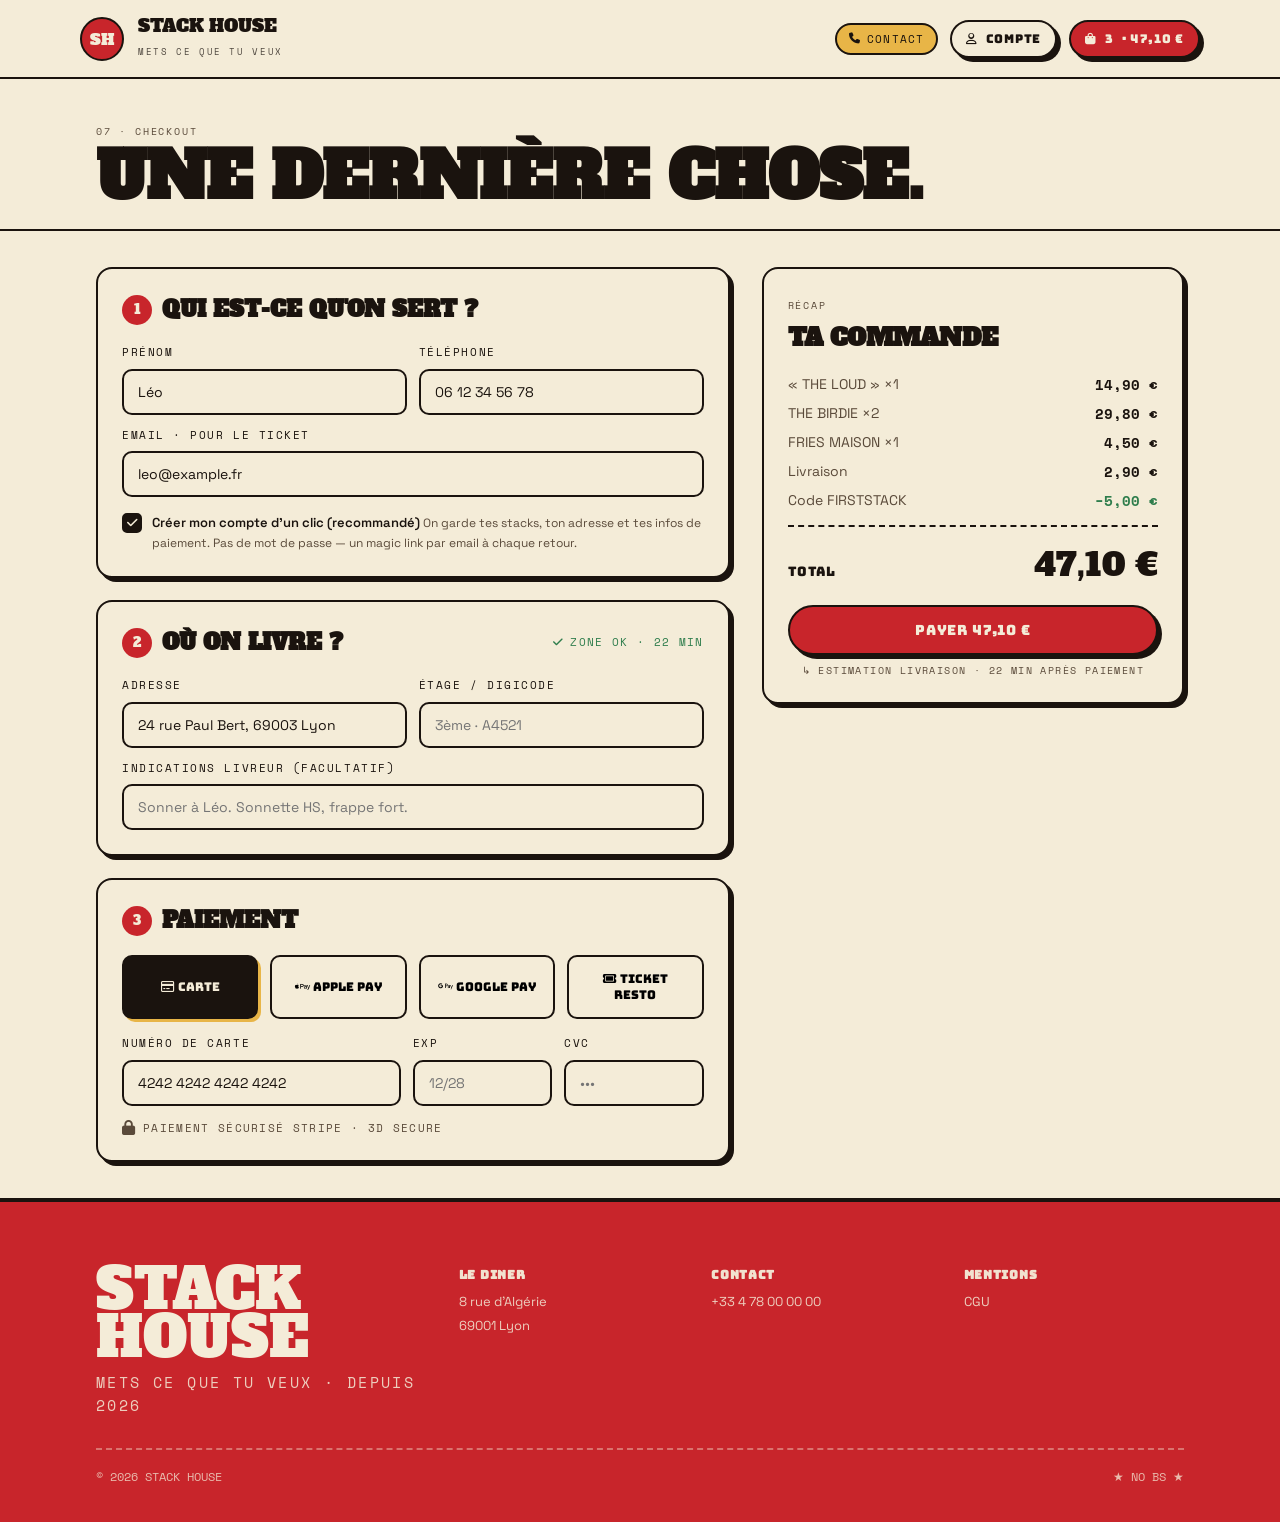
<file: checkout.html>
<!doctype html>
<html lang="fr">
<head>
  <meta charset="utf-8" />
  <meta name="viewport" content="width=device-width,initial-scale=1" />
  <title>Checkout — Stack House</title>
  <link rel="stylesheet" href="css/tokens.css" />
  <link rel="stylesheet" href="css/style.css" />
  <link rel="stylesheet" href="css/pages.css" />
  <link rel="stylesheet" href="https://cdnjs.cloudflare.com/ajax/libs/font-awesome/6.5.2/css/all.min.css" crossorigin="anonymous" referrerpolicy="no-referrer" />
</head>
<body>

  <nav class="sh-nav" aria-label="Navigation principale">
    <a class="sh-nav__brand" href="index.html" aria-label="Accueil Stack House">
      <span class="sh-nav__logo">SH</span>
      <span><span class="sh-nav__brand-text">STACK HOUSE</span><br/><span class="sh-nav__brand-sub">METS CE QUE TU VEUX</span></span>
    </a>
    <div class="sh-nav__cta">
      <button type="button" class="sh-contact-trigger sh-nav__cta-zone"><i class="fa-solid fa-phone"></i> CONTACT</button>
      <a href="compte.html" class="sh-btn sh-btn--sm sh-nav__cta-account"><i class="fa-regular fa-user"></i> COMPTE</a>
      <a href="panier.html" class="sh-btn sh-btn--sm sh-btn--primary"><i class="fa-solid fa-bag-shopping"></i> <span id="cartCount">3</span> · 47,10 €</a>
    </div>
  </nav>

  <section class="sh-wrap sh-banner">
    <span class="sh-tag">07 · CHECKOUT</span>
    <h1>UNE DERNIÈRE CHOSE.</h1>
  </section>

  <form class="sh-wrap sh-checkout-grid" novalidate onsubmit="event.preventDefault(); window.location.href='succes.html';">
    <div style="display:flex;flex-direction:column;gap:22px;">

      <!-- SECTION 1 — QUI -->
      <section class="sh-csection">
        <header class="sh-csection__head">
          <span class="sh-csection__num">1</span>
          <h2 class="sh-csection__t">QUI EST-CE QU'ON SERT ?</h2>
        </header>
        <div class="sh-form-grid sh-form-grid--2">
          <div><label class="sh-label">Prénom</label><input class="sh-input" type="text" value="Léo" autocomplete="given-name" /></div>
          <div><label class="sh-label">Téléphone</label><input class="sh-input" type="tel" value="06 12 34 56 78" autocomplete="tel" /></div>
          <div class="full"><label class="sh-label">Email · pour le ticket</label><input class="sh-input" type="email" value="leo@example.fr" autocomplete="email" /></div>
        </div>

        <label class="sh-check">
          <span class="sh-check__box"><i class="fa-solid fa-check"></i></span>
          <span>
            <span class="sh-check__t">Créer mon compte d'un clic (recommandé)</span>
            <span class="sh-check__d">On garde tes stacks, ton adresse et tes infos de paiement. Pas de mot de passe — un magic link par email à chaque retour.</span>
          </span>
        </label>
      </section>

      <!-- SECTION 2 — OÙ -->
      <section class="sh-csection">
        <header class="sh-csection__head" style="justify-content:space-between;">
          <div style="display:flex;align-items:center;gap:10px;">
            <span class="sh-csection__num">2</span>
            <h2 class="sh-csection__t">OÙ ON LIVRE ?</h2>
          </div>
          <span class="sh-inline-ok"><i class="fa-solid fa-check"></i> ZONE OK · 22 MIN</span>
        </header>
        <div class="sh-form-grid sh-form-grid--2">
          <div><label class="sh-label">Adresse</label><input class="sh-input" value="24 rue Paul Bert, 69003 Lyon" autocomplete="street-address" /></div>
          <div><label class="sh-label">Étage / digicode</label><input class="sh-input" placeholder="3ème · A4521" /></div>
          <div class="full"><label class="sh-label">Indications livreur (facultatif)</label><input class="sh-input" placeholder="Sonner à Léo. Sonnette HS, frappe fort." /></div>
        </div>
      </section>

      <!-- SECTION 3 — PAIEMENT -->
      <section class="sh-csection">
        <header class="sh-csection__head">
          <span class="sh-csection__num">3</span>
          <h2 class="sh-csection__t">PAIEMENT</h2>
        </header>
        <div class="sh-form-grid sh-form-grid--4">
          <button type="button" class="sh-paychoice is-active"><i class="fa-regular fa-credit-card"></i> CARTE</button>
          <button type="button" class="sh-paychoice"><i class="fa-brands fa-apple-pay"></i> APPLE PAY</button>
          <button type="button" class="sh-paychoice"><i class="fa-brands fa-google-pay"></i> GOOGLE PAY</button>
          <button type="button" class="sh-paychoice"><i class="fa-solid fa-ticket"></i> TICKET RESTO</button>
        </div>

        <div class="sh-form-grid sh-form-grid--3" style="margin-top:16px;">
          <div><label class="sh-label">Numéro de carte</label><input class="sh-input" value="4242 4242 4242 4242" inputmode="numeric" /></div>
          <div><label class="sh-label">Exp</label><input class="sh-input" placeholder="12/28" inputmode="numeric" /></div>
          <div><label class="sh-label">CVC</label><input class="sh-input" placeholder="•••" inputmode="numeric" /></div>
        </div>

        <div style="display:flex;align-items:center;gap:8px;margin-top:14px;color:var(--sh-text-muted);">
          <i class="fa-solid fa-lock"></i>
          <span class="sh-mono" style="font-size:11px;letter-spacing:.12em;">PAIEMENT SÉCURISÉ STRIPE · 3D SECURE</span>
        </div>
      </section>
    </div>

    <!-- SUMMARY -->
    <aside>
      <div class="sh-card sh-summary">
        <span class="sh-tag">RÉCAP</span>
        <h2 class="sh-summary__title" style="font-size:24px;">TA COMMANDE</h2>

        <div class="sh-summary__rows">
          <div><span class="k">« THE LOUD » ×1</span><span class="v">14,90 €</span></div>
          <div><span class="k">THE BIRDIE ×2</span><span class="v">29,80 €</span></div>
          <div><span class="k">FRIES MAISON ×1</span><span class="v">4,50 €</span></div>
          <div><span class="k">Livraison</span><span class="v">2,90 €</span></div>
          <div><span class="k">Code FIRSTSTACK</span><span class="v" style="color:var(--sh-success)">−5,00 €</span></div>
        </div>
        <hr class="sh-hr-dashed" style="margin:14px 0;" />
        <div class="sh-summary__total">
          <span class="sh-bungee" style="font-size:13px;">TOTAL</span>
          <span class="num" style="font-size:32px;">47,10 €</span>
        </div>

        <button type="submit" class="sh-btn sh-btn--primary sh-btn--block" style="margin-top:16px;padding:14px;">PAYER 47,10 €</button>
        <p class="sh-mono" style="font-size:10px;letter-spacing:.14em;color:var(--sh-text-muted);text-align:center;margin:8px 0 0;">↳ ESTIMATION LIVRAISON · 22 MIN APRÈS PAIEMENT</p>
      </div>
    </aside>
  </form>

  <footer class="sh-footer">
    <div class="sh-footer__grid">
      <div><a class="sh-footer__logo" href="index.html" aria-label="Retour à l'accueil">STACK<br/>HOUSE</a><div class="sh-mono" style="margin-top:8px;letter-spacing:.16em;opacity:.85;">METS CE QUE TU VEUX · DEPUIS 2026</div></div>
      <div><h4>LE DINER</h4><ul><li>8 rue d'Algérie</li><li>69001 Lyon</li></ul></div>
      <div><h4>CONTACT</h4><ul><li>+33 4 78 00 00 00</li></ul></div>
      <div><h4>MENTIONS</h4><ul><li><a href="#">CGU</a></li></ul></div>
    </div>
    <hr class="sh-hr-dashed" style="border-color:var(--sh-cream);opacity:.4;margin:32px 0 18px;" />
    <div class="sh-footer__bottom"><span>© 2026 STACK HOUSE</span><span>★ NO BS ★</span></div>
  </footer>

  <script src="js/nav.js" defer></script>
  <script src="js/contact.js" defer></script>
  <script>
    // Active la pastille de mode de paiement
    document.querySelectorAll('.sh-paychoice').forEach((b) => {
      b.addEventListener('click', () => {
        document.querySelectorAll('.sh-paychoice').forEach(x => x.classList.remove('is-active'));
        b.classList.add('is-active');
      });
    });
  </script>
</body>
</html>
</file>
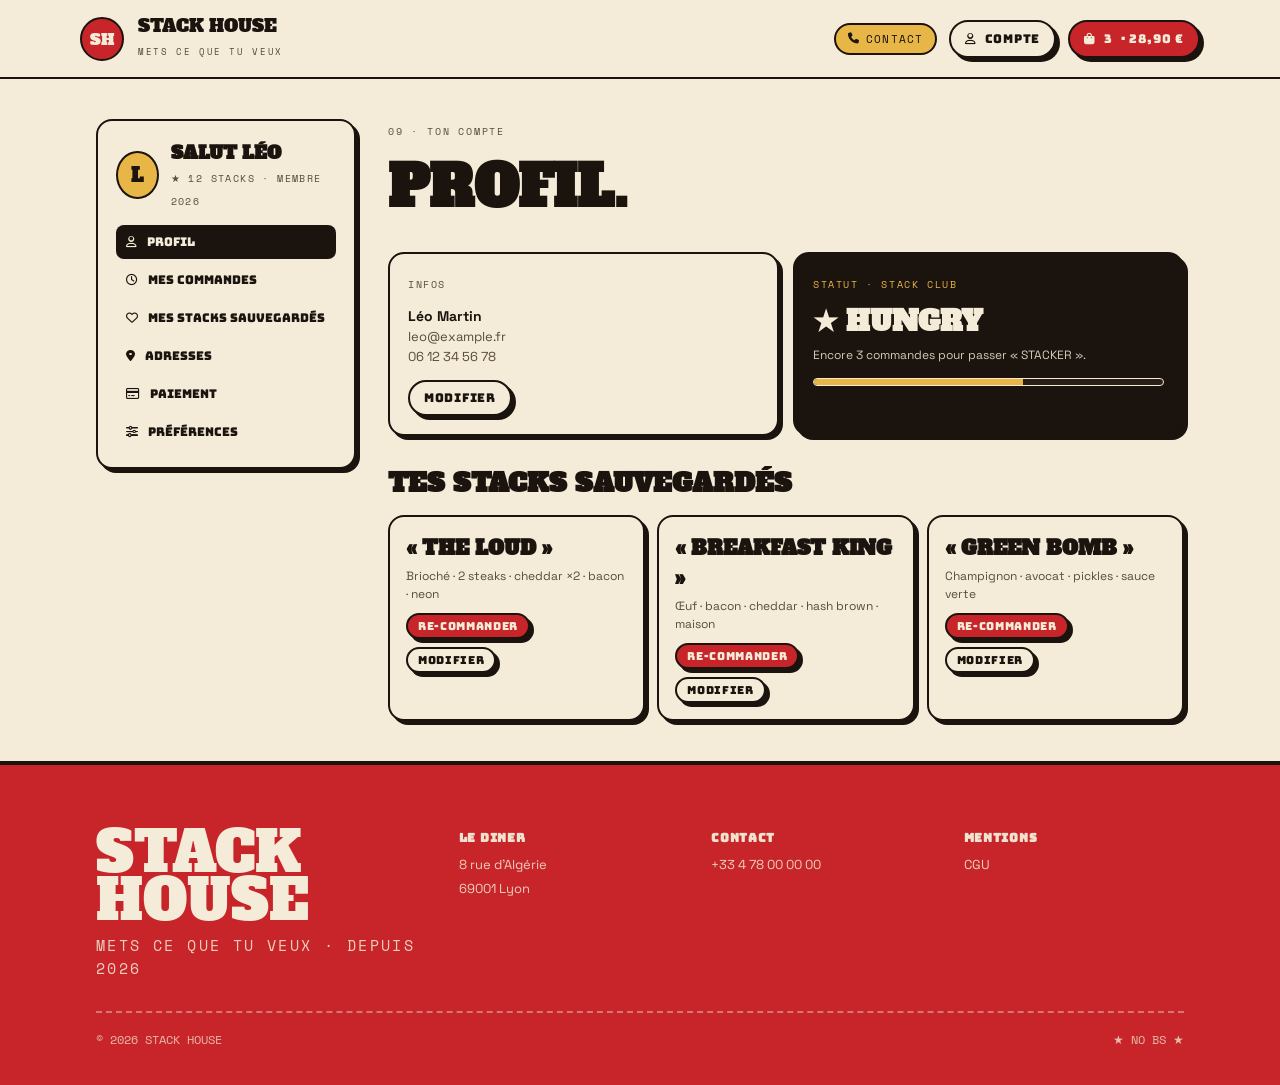
<file: compte.html>
<!doctype html>
<html lang="fr">
<head>
  <meta charset="utf-8" />
  <meta name="viewport" content="width=device-width,initial-scale=1" />
  <title>Mon compte — Stack House</title>
  <link rel="stylesheet" href="css/tokens.css" />
  <link rel="stylesheet" href="css/style.css" />
  <link rel="stylesheet" href="css/pages.css" />
  <link rel="stylesheet" href="https://cdnjs.cloudflare.com/ajax/libs/font-awesome/6.5.2/css/all.min.css" crossorigin="anonymous" referrerpolicy="no-referrer" />
</head>
<body>

  <nav class="sh-nav" aria-label="Navigation principale">
    <a class="sh-nav__brand" href="index.html" aria-label="Accueil Stack House">
      <span class="sh-nav__logo">SH</span>
      <span><span class="sh-nav__brand-text">STACK HOUSE</span><br/><span class="sh-nav__brand-sub">METS CE QUE TU VEUX</span></span>
    </a>
    <div class="sh-nav__cta">
      <button type="button" class="sh-contact-trigger sh-nav__cta-zone"><i class="fa-solid fa-phone"></i> CONTACT</button>
      <a href="compte.html" class="sh-btn sh-btn--sm sh-nav__cta-account is-active"><i class="fa-regular fa-user"></i> COMPTE</a>
      <a href="panier.html" class="sh-btn sh-btn--sm sh-btn--primary"><i class="fa-solid fa-bag-shopping"></i> <span id="cartCount">3</span> · 28,90 €</a>
    </div>
  </nav>

  <section class="sh-wrap sh-account-grid">
    <!-- SIDEBAR -->
    <aside>
      <div class="sh-card sh-side">
        <div style="display:flex;gap:12px;align-items:center;">
          <div class="sh-side__avatar">L</div>
          <div>
            <h2 class="sh-side__name">SALUT LÉO</h2>
            <span class="sh-mono" style="font-size:10px;letter-spacing:.14em;color:var(--sh-text-muted);">★ 12 STACKS · MEMBRE 2026</span>
          </div>
        </div>
        <nav class="sh-side__nav">
          <a href="compte.html" class="is-active"><i class="fa-regular fa-user"></i> PROFIL</a>
          <a href="historique.html"><i class="fa-regular fa-clock"></i> MES COMMANDES</a>
          <a href="#"><i class="fa-regular fa-heart"></i> MES STACKS SAUVEGARDÉS</a>
          <a href="#"><i class="fa-solid fa-location-dot"></i> ADRESSES</a>
          <a href="#"><i class="fa-regular fa-credit-card"></i> PAIEMENT</a>
          <a href="#"><i class="fa-solid fa-sliders"></i> PRÉFÉRENCES</a>
        </nav>
      </div>
    </aside>

    <main>
      <span class="sh-tag">09 · TON COMPTE</span>
      <h1 style="font-family:var(--sh-font-display);font-size:clamp(36px,5vw,56px);margin:4px 0 0;">PROFIL.</h1>

      <div style="display:grid;grid-template-columns:1fr 1fr;gap:14px;margin-top:22px;">
        <div class="sh-card" style="padding:18px;">
          <span class="sh-mono" style="font-size:10px;letter-spacing:.16em;color:var(--sh-text-muted);">INFOS</span>
          <div style="margin-top:12px;">
            <div style="font-size:14px;"><b>Léo Martin</b></div>
            <div style="font-size:13px;color:var(--sh-text-muted);">leo@example.fr</div>
            <div style="font-size:13px;color:var(--sh-text-muted);">06 12 34 56 78</div>
          </div>
          <button class="sh-btn sh-btn--sm" style="margin-top:14px;">MODIFIER</button>
        </div>

        <div class="sh-card sh-card--dark" style="padding:18px;">
          <span class="sh-mono" style="font-size:10px;letter-spacing:.16em;color:var(--sh-mustard);">STATUT · STACK CLUB</span>
          <h3 style="font-family:var(--sh-font-display);font-size:28px;color:var(--sh-cream);margin:6px 0 0;">★ HUNGRY</h3>
          <p style="font-size:12px;opacity:.85;margin:4px 0 0;">Encore 3 commandes pour passer « STACKER ».</p>
          <div style="height:8px;background:var(--sh-ink-2);border-radius:999px;margin-top:14px;overflow:hidden;border:1.5px solid var(--sh-cream);">
            <div style="width:60%;height:100%;background:var(--sh-mustard);"></div>
          </div>
        </div>
      </div>

      <!-- Saved stacks -->
      <div style="margin-top:28px;">
        <h2 style="font-family:var(--sh-font-display);font-size:26px;margin:0 0 12px;">TES STACKS SAUVEGARDÉS</h2>
        <div class="sh-stack-mini">
          <div class="sh-card">
            <h3 style="font-family:var(--sh-font-display);font-size:20px;margin:0;">« THE LOUD »</h3>
            <p style="font-size:12px;color:var(--sh-text-muted);margin:4px 0 0;min-height:36px;">Brioché · 2 steaks · cheddar ×2 · bacon · neon</p>
            <div style="display:flex;gap:8px;margin-top:10px;flex-wrap:wrap;">
              <button class="sh-btn sh-btn--sm sh-btn--primary" style="padding:4px 10px;font-size:11px;">RE-COMMANDER</button>
              <button class="sh-btn sh-btn--sm" style="padding:4px 10px;font-size:11px;">MODIFIER</button>
            </div>
          </div>
          <div class="sh-card">
            <h3 style="font-family:var(--sh-font-display);font-size:20px;margin:0;">« BREAKFAST KING »</h3>
            <p style="font-size:12px;color:var(--sh-text-muted);margin:4px 0 0;min-height:36px;">Œuf · bacon · cheddar · hash brown · maison</p>
            <div style="display:flex;gap:8px;margin-top:10px;flex-wrap:wrap;">
              <button class="sh-btn sh-btn--sm sh-btn--primary" style="padding:4px 10px;font-size:11px;">RE-COMMANDER</button>
              <button class="sh-btn sh-btn--sm" style="padding:4px 10px;font-size:11px;">MODIFIER</button>
            </div>
          </div>
          <div class="sh-card">
            <h3 style="font-family:var(--sh-font-display);font-size:20px;margin:0;">« GREEN BOMB »</h3>
            <p style="font-size:12px;color:var(--sh-text-muted);margin:4px 0 0;min-height:36px;">Champignon · avocat · pickles · sauce verte</p>
            <div style="display:flex;gap:8px;margin-top:10px;flex-wrap:wrap;">
              <button class="sh-btn sh-btn--sm sh-btn--primary" style="padding:4px 10px;font-size:11px;">RE-COMMANDER</button>
              <button class="sh-btn sh-btn--sm" style="padding:4px 10px;font-size:11px;">MODIFIER</button>
            </div>
          </div>
        </div>
      </div>
    </main>
  </section>

  <footer class="sh-footer">
    <div class="sh-footer__grid">
      <div><a class="sh-footer__logo" href="index.html" aria-label="Retour à l'accueil">STACK<br/>HOUSE</a><div class="sh-mono" style="margin-top:8px;letter-spacing:.16em;opacity:.85;">METS CE QUE TU VEUX · DEPUIS 2026</div></div>
      <div><h4>LE DINER</h4><ul><li>8 rue d'Algérie</li><li>69001 Lyon</li></ul></div>
      <div><h4>CONTACT</h4><ul><li>+33 4 78 00 00 00</li></ul></div>
      <div><h4>MENTIONS</h4><ul><li><a href="#">CGU</a></li></ul></div>
    </div>
    <hr class="sh-hr-dashed" style="border-color:var(--sh-cream);opacity:.4;margin:32px 0 18px;" />
    <div class="sh-footer__bottom"><span>© 2026 STACK HOUSE</span><span>★ NO BS ★</span></div>
  </footer>

  <script src="js/nav.js" defer></script>
  <script src="js/contact.js" defer></script>
</body>
</html>
</file>
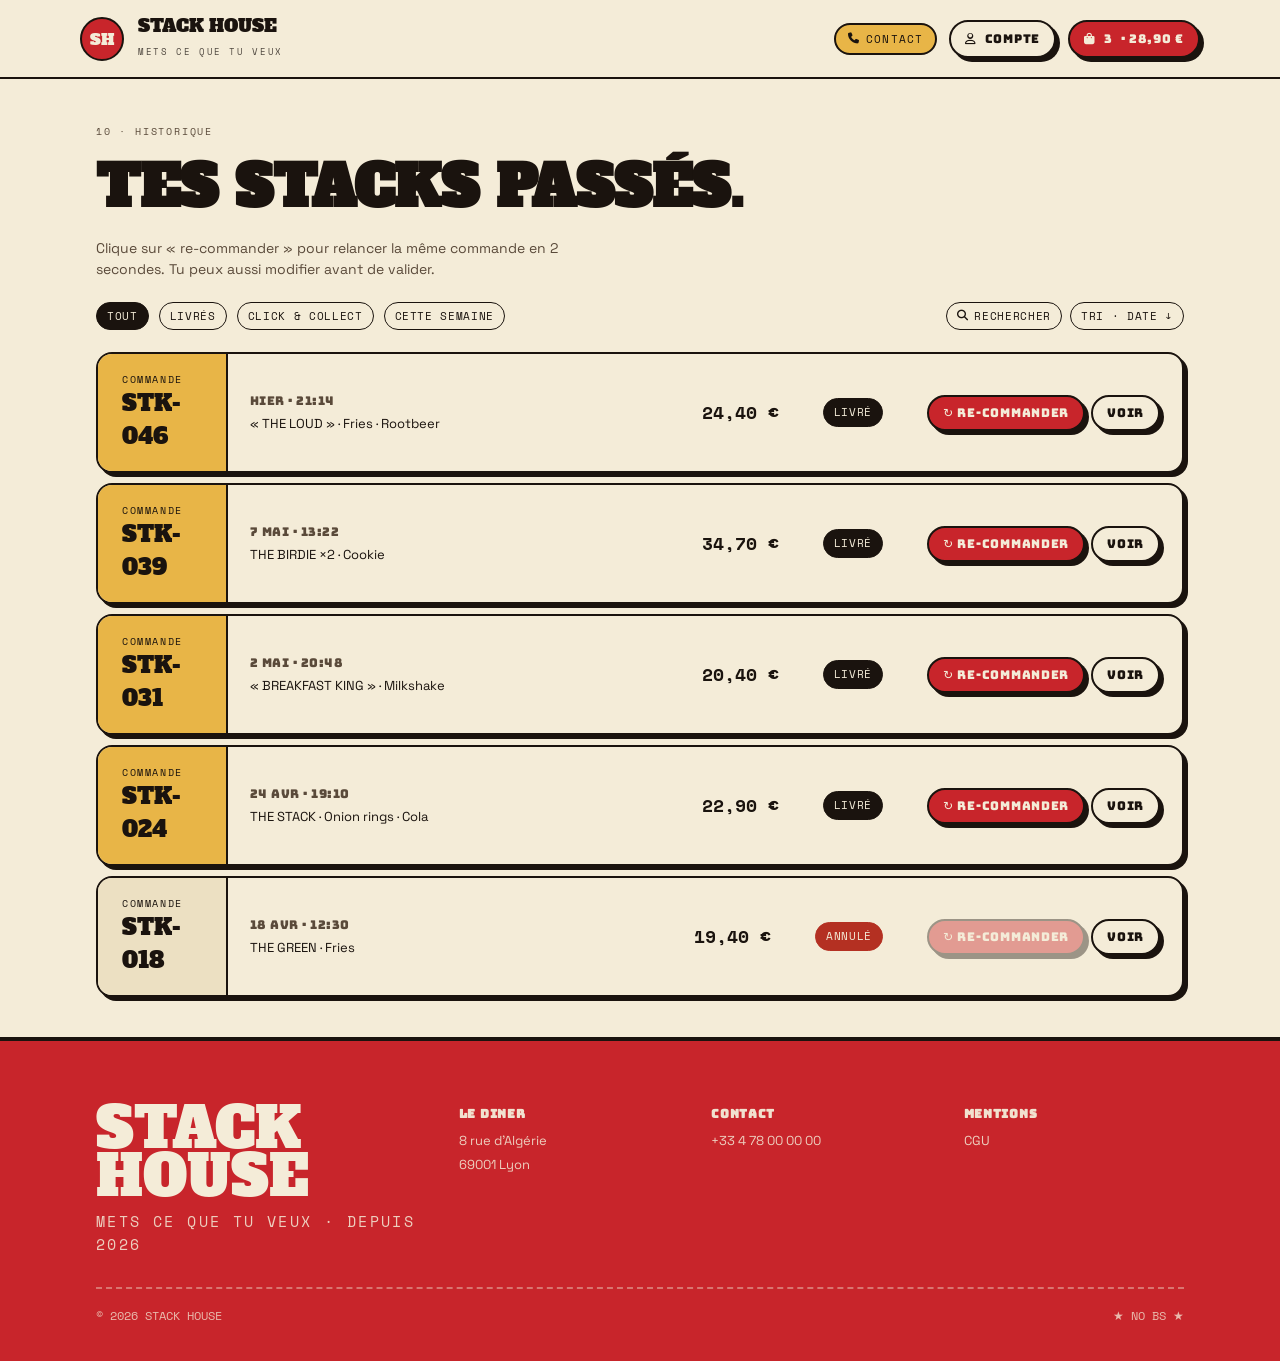
<file: historique.html>
<!doctype html>
<html lang="fr">
<head>
  <meta charset="utf-8" />
  <meta name="viewport" content="width=device-width,initial-scale=1" />
  <title>Historique — Stack House</title>
  <link rel="stylesheet" href="css/tokens.css" />
  <link rel="stylesheet" href="css/style.css" />
  <link rel="stylesheet" href="css/pages.css" />
  <link rel="stylesheet" href="https://cdnjs.cloudflare.com/ajax/libs/font-awesome/6.5.2/css/all.min.css" crossorigin="anonymous" referrerpolicy="no-referrer" />
</head>
<body>

  <nav class="sh-nav" aria-label="Navigation principale">
    <a class="sh-nav__brand" href="index.html" aria-label="Accueil Stack House">
      <span class="sh-nav__logo">SH</span>
      <span><span class="sh-nav__brand-text">STACK HOUSE</span><br/><span class="sh-nav__brand-sub">METS CE QUE TU VEUX</span></span>
    </a>
    <div class="sh-nav__cta">
      <button type="button" class="sh-contact-trigger sh-nav__cta-zone"><i class="fa-solid fa-phone"></i> CONTACT</button>
      <a href="compte.html" class="sh-btn sh-btn--sm sh-nav__cta-account"><i class="fa-regular fa-user"></i> COMPTE</a>
      <a href="panier.html" class="sh-btn sh-btn--sm sh-btn--primary"><i class="fa-solid fa-bag-shopping"></i> <span id="cartCount">3</span> · 28,90 €</a>
    </div>
  </nav>

  <section class="sh-wrap" style="padding-top:40px;padding-bottom:40px;">
    <span class="sh-tag">10 · HISTORIQUE</span>
    <h1 style="font-family:var(--sh-font-display);font-size:clamp(36px,5vw,56px);margin:4px 0 0;">TES STACKS PASSÉS.</h1>
    <p style="font-size:14px;color:var(--sh-text-muted);margin:8px 0 0;max-width:480px;">Clique sur « re-commander » pour relancer la même commande en 2 secondes. Tu peux aussi modifier avant de valider.</p>

    <div style="display:flex;gap:10px;margin-top:22px;align-items:center;flex-wrap:wrap;">
      <span class="sh-chip sh-chip--ink">TOUT</span>
      <span class="sh-chip">LIVRÉS</span>
      <span class="sh-chip">CLICK &amp; COLLECT</span>
      <span class="sh-chip">CETTE SEMAINE</span>
      <div style="margin-left:auto;display:flex;gap:8px;flex-wrap:wrap;">
        <span class="sh-chip"><i class="fa-solid fa-magnifying-glass"></i> RECHERCHER</span>
        <span class="sh-chip">TRI · DATE ↓</span>
      </div>
    </div>

    <div style="margin-top:22px;display:flex;flex-direction:column;gap:10px;">

      <article class="sh-orow">
        <div class="sh-orow__id"><div class="lbl">COMMANDE</div><div class="v">STK-046</div></div>
        <div class="sh-orow__info"><div class="sh-bungee" style="font-size:12px;color:var(--sh-text-muted);">Hier · 21:14</div><div style="font-size:13px;margin-top:4px;">« THE LOUD » · Fries · Rootbeer</div></div>
        <div class="sh-orow__total">24,40 €</div>
        <div class="sh-orow__status"><span class="sh-chip sh-chip--ink">LIVRÉ</span></div>
        <div class="sh-orow__actions"><button class="sh-btn sh-btn--sm sh-btn--primary">↻ RE-COMMANDER</button><button class="sh-btn sh-btn--sm">VOIR</button></div>
      </article>

      <article class="sh-orow">
        <div class="sh-orow__id"><div class="lbl">COMMANDE</div><div class="v">STK-039</div></div>
        <div class="sh-orow__info"><div class="sh-bungee" style="font-size:12px;color:var(--sh-text-muted);">7 mai · 13:22</div><div style="font-size:13px;margin-top:4px;">THE BIRDIE ×2 · Cookie</div></div>
        <div class="sh-orow__total">34,70 €</div>
        <div class="sh-orow__status"><span class="sh-chip sh-chip--ink">LIVRÉ</span></div>
        <div class="sh-orow__actions"><button class="sh-btn sh-btn--sm sh-btn--primary">↻ RE-COMMANDER</button><button class="sh-btn sh-btn--sm">VOIR</button></div>
      </article>

      <article class="sh-orow">
        <div class="sh-orow__id"><div class="lbl">COMMANDE</div><div class="v">STK-031</div></div>
        <div class="sh-orow__info"><div class="sh-bungee" style="font-size:12px;color:var(--sh-text-muted);">2 mai · 20:48</div><div style="font-size:13px;margin-top:4px;">« BREAKFAST KING » · Milkshake</div></div>
        <div class="sh-orow__total">20,40 €</div>
        <div class="sh-orow__status"><span class="sh-chip sh-chip--ink">LIVRÉ</span></div>
        <div class="sh-orow__actions"><button class="sh-btn sh-btn--sm sh-btn--primary">↻ RE-COMMANDER</button><button class="sh-btn sh-btn--sm">VOIR</button></div>
      </article>

      <article class="sh-orow">
        <div class="sh-orow__id"><div class="lbl">COMMANDE</div><div class="v">STK-024</div></div>
        <div class="sh-orow__info"><div class="sh-bungee" style="font-size:12px;color:var(--sh-text-muted);">24 avr · 19:10</div><div style="font-size:13px;margin-top:4px;">THE STACK · Onion rings · Cola</div></div>
        <div class="sh-orow__total">22,90 €</div>
        <div class="sh-orow__status"><span class="sh-chip sh-chip--ink">LIVRÉ</span></div>
        <div class="sh-orow__actions"><button class="sh-btn sh-btn--sm sh-btn--primary">↻ RE-COMMANDER</button><button class="sh-btn sh-btn--sm">VOIR</button></div>
      </article>

      <article class="sh-orow">
        <div class="sh-orow__id is-danger"><div class="lbl">COMMANDE</div><div class="v">STK-018</div></div>
        <div class="sh-orow__info"><div class="sh-bungee" style="font-size:12px;color:var(--sh-text-muted);">18 avr · 12:30</div><div style="font-size:13px;margin-top:4px;">THE GREEN · Fries</div></div>
        <div class="sh-orow__total">19,40 €</div>
        <div class="sh-orow__status"><span class="sh-chip" style="background:var(--sh-error);color:var(--sh-cream);border-color:var(--sh-error);">ANNULÉ</span></div>
        <div class="sh-orow__actions"><button class="sh-btn sh-btn--sm sh-btn--primary" disabled>↻ RE-COMMANDER</button><button class="sh-btn sh-btn--sm">VOIR</button></div>
      </article>

    </div>
  </section>

  <footer class="sh-footer">
    <div class="sh-footer__grid">
      <div><a class="sh-footer__logo" href="index.html" aria-label="Retour à l'accueil">STACK<br/>HOUSE</a><div class="sh-mono" style="margin-top:8px;letter-spacing:.16em;opacity:.85;">METS CE QUE TU VEUX · DEPUIS 2026</div></div>
      <div><h4>LE DINER</h4><ul><li>8 rue d'Algérie</li><li>69001 Lyon</li></ul></div>
      <div><h4>CONTACT</h4><ul><li>+33 4 78 00 00 00</li></ul></div>
      <div><h4>MENTIONS</h4><ul><li><a href="#">CGU</a></li></ul></div>
    </div>
    <hr class="sh-hr-dashed" style="border-color:var(--sh-cream);opacity:.4;margin:32px 0 18px;" />
    <div class="sh-footer__bottom"><span>© 2026 STACK HOUSE</span><span>★ NO BS ★</span></div>
  </footer>

  <script src="js/nav.js" defer></script>
  <script src="js/contact.js" defer></script>
</body>
</html>
</file>
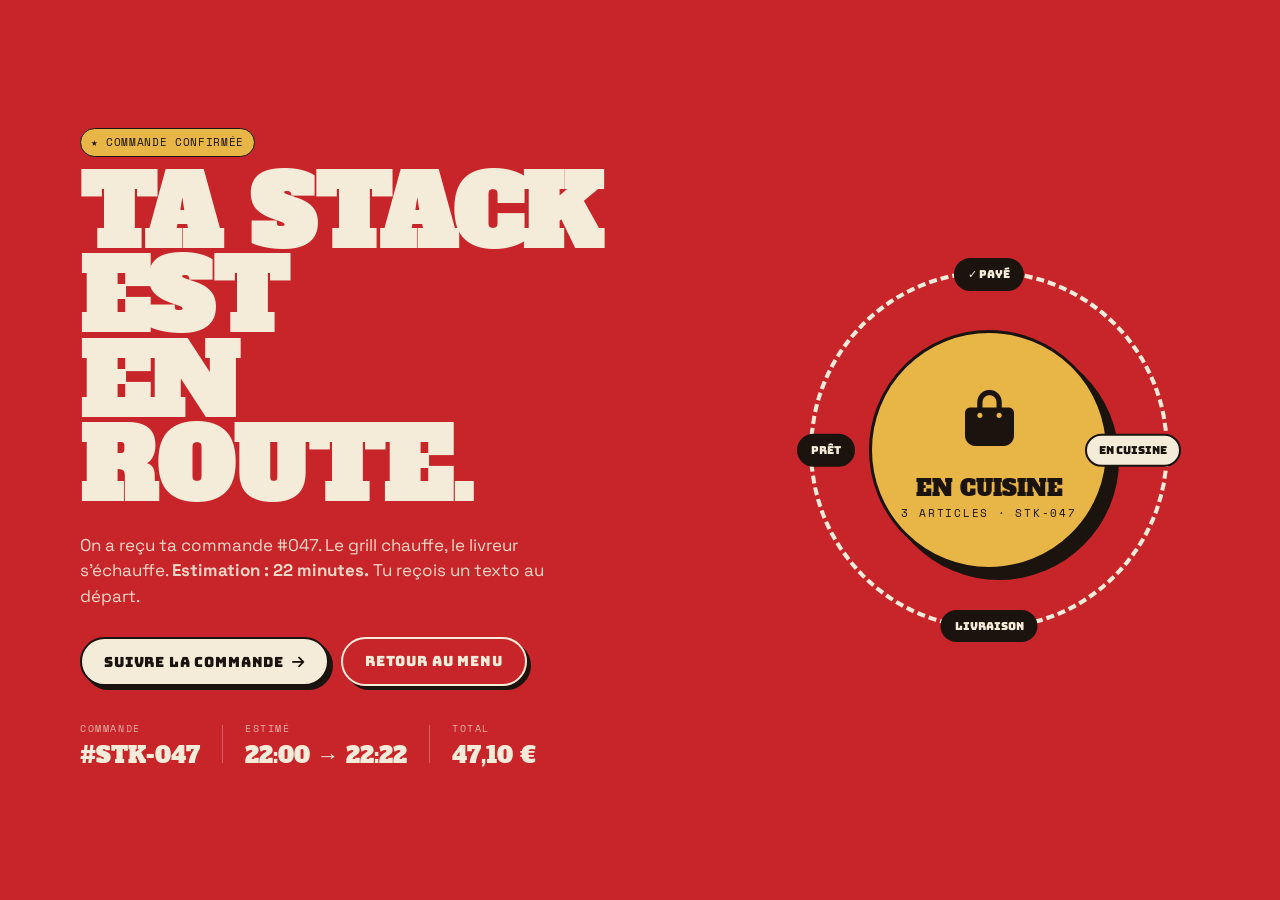
<file: succes.html>
<!doctype html>
<html lang="fr">
<head>
  <meta charset="utf-8" />
  <meta name="viewport" content="width=device-width,initial-scale=1" />
  <title>Commande confirmée — Stack House</title>
  <link rel="stylesheet" href="css/tokens.css" />
  <link rel="stylesheet" href="css/style.css" />
  <link rel="stylesheet" href="css/pages.css" />
  <link rel="stylesheet" href="https://cdnjs.cloudflare.com/ajax/libs/font-awesome/6.5.2/css/all.min.css" crossorigin="anonymous" referrerpolicy="no-referrer" />
</head>
<body>

<main class="sh-success">
  <div class="sh-success__grid">
    <div class="sh-success__copy">
      <span class="sh-chip sh-chip--must">★ COMMANDE CONFIRMÉE</span>
      <h1 class="sh-success__h">TA STACK<br/>EST<br/><span class="t-mustard">EN ROUTE.</span></h1>
      <p class="sh-success__l">
        On a reçu ta commande #047. Le grill chauffe, le livreur s'échauffe. <b>Estimation : 22 minutes.</b> Tu reçois un texto au départ.
      </p>

      <div class="sh-success__ctas">
        <button class="sh-btn" style="background:var(--sh-cream);color:var(--sh-ink);">SUIVRE LA COMMANDE <i class="fa-solid fa-arrow-right"></i></button>
        <a href="menu.html" class="sh-btn" style="background:transparent;color:var(--sh-cream);border-color:var(--sh-cream);">RETOUR AU MENU</a>
      </div>

      <div class="sh-success__meta">
        <div><span class="lbl">COMMANDE</span><div class="v">#STK-047</div></div>
        <div style="width:1px;height:38px;background:var(--sh-cream);opacity:.3;"></div>
        <div><span class="lbl">ESTIMÉ</span><div class="v">22:00 → 22:22</div></div>
        <div style="width:1px;height:38px;background:var(--sh-cream);opacity:.3;"></div>
        <div><span class="lbl">TOTAL</span><div class="v">47,10 €</div></div>
      </div>
    </div>

    <div class="sh-success__visual" aria-hidden="true">
      <div class="sh-success__ring">
        <div class="sh-success__inner">
          <div class="ico"><i class="fa-solid fa-bag-shopping"></i></div>
          <div class="lab">EN CUISINE</div>
          <div class="sub">3 ARTICLES · STK-047</div>
        </div>
        <span class="sh-success__pill top">✓ PAYÉ</span>
        <span class="sh-success__pill right active">EN CUISINE</span>
        <span class="sh-success__pill bottom">LIVRAISON</span>
        <span class="sh-success__pill left">PRÊT</span>
      </div>
    </div>
  </div>
</main>

</body>
</html>
</file>
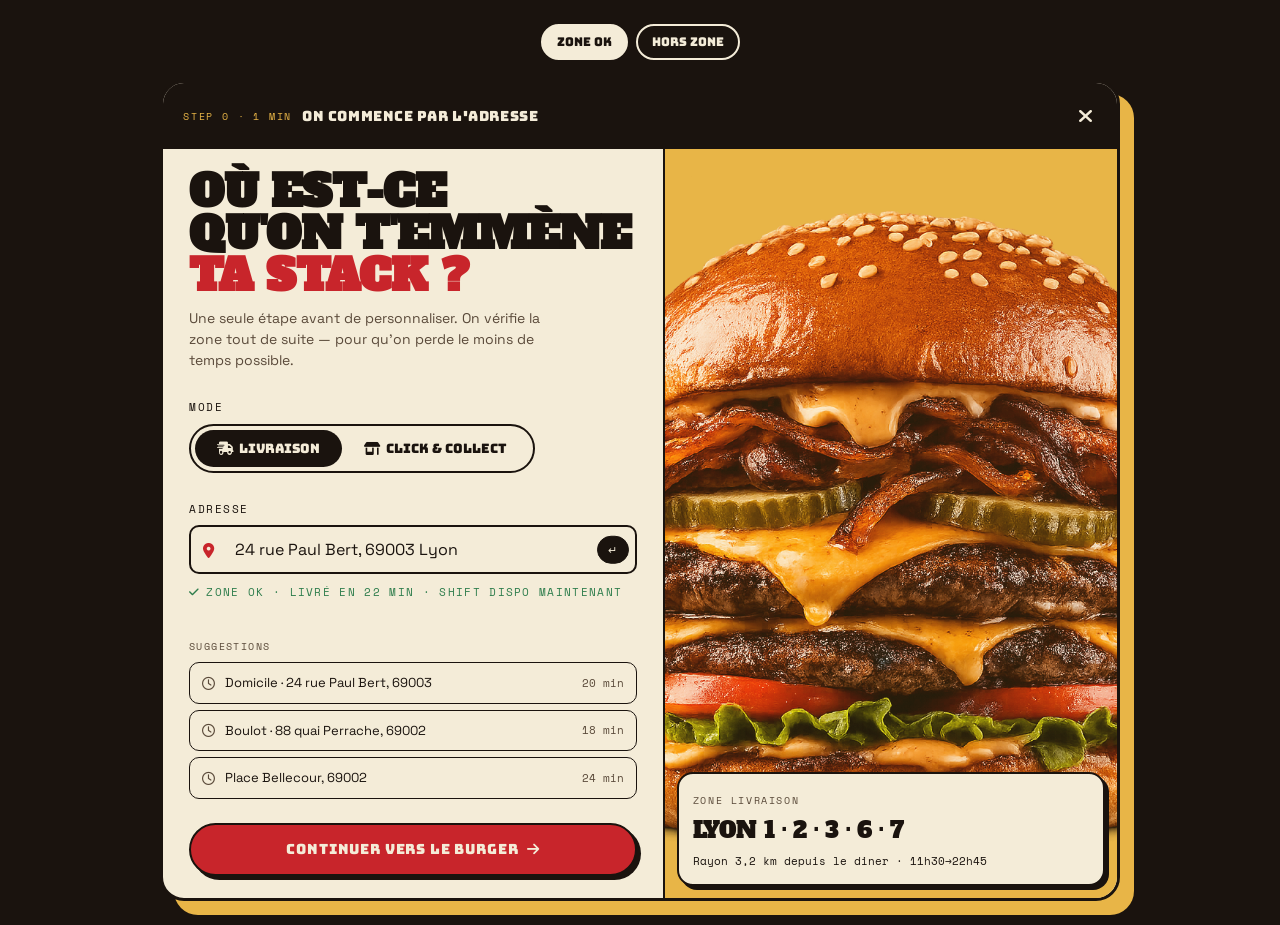
<file: zone.html>
<!doctype html>
<html lang="fr">
<head>
  <meta charset="utf-8" />
  <meta name="viewport" content="width=device-width,initial-scale=1" />
  <title>Vérification zone livraison — Stack House</title>
  <link rel="stylesheet" href="css/tokens.css" />
  <link rel="stylesheet" href="css/style.css" />
  <link rel="stylesheet" href="css/pages.css" />
  <link rel="stylesheet" href="https://cdnjs.cloudflare.com/ajax/libs/font-awesome/6.5.2/css/all.min.css" crossorigin="anonymous" referrerpolicy="no-referrer" />
  <style>
    body { background: var(--sh-ink); min-height: 100vh; padding: 24px; }
    .zone-toggle { display:flex; gap:8px; justify-content:center; margin-bottom: 20px; flex-wrap:wrap; }
    .zone-toggle button { padding: 8px 14px; border-radius: 999px; border: 2px solid var(--sh-cream);
      background: transparent; color: var(--sh-cream); font-family: var(--sh-font-sub); font-size: 12px; cursor: pointer; }
    .zone-toggle button.is-active { background: var(--sh-cream); color: var(--sh-ink); }
    .zone-panel { display: none; }
    .zone-panel.is-active { display: block; }
  </style>
</head>
<body>

  <div class="zone-toggle">
    <button data-tab="ok" class="is-active">ZONE OK</button>
    <button data-tab="ko">HORS ZONE</button>
  </div>

  <!-- PANEL OK -->
  <section class="zone-panel is-active" data-panel="ok">
    <div class="sh-modal__card" style="max-width:960px;margin:0 auto;">
      <div class="sh-modal__head">
        <div style="display:flex;align-items:center;gap:10px;">
          <span class="sh-mono" style="font-size:10px;letter-spacing:.18em;color:var(--sh-mustard);">STEP 0 · 1 MIN</span>
          <span class="sh-bungee" style="font-size:14px;">ON COMMENCE PAR L'ADRESSE</span>
        </div>
        <a href="index.html" class="sh-modal__close" aria-label="Fermer"><i class="fa-solid fa-xmark"></i></a>
      </div>

      <div class="sh-zonebox">
        <div class="sh-zonebox__left">
          <h1 style="font-family:var(--sh-font-display);font-size:44px;line-height:.95;margin:0;">OÙ EST-CE<br/>QU'ON T'EMMÈNE<br/><span style="color:var(--sh-red)">TA STACK ?</span></h1>
          <p style="font-size:14px;color:var(--sh-text-muted);margin-top:12px;max-width:360px;">
            Une seule étape avant de personnaliser. On vérifie la zone tout de suite — pour qu'on perde le moins de temps possible.
          </p>

          <div style="margin-top:28px;">
            <span class="sh-mono" style="font-size:11px;letter-spacing:.14em;display:block;margin-bottom:8px;">MODE</span>
            <div class="sh-mode">
              <button class="is-active"><i class="fa-solid fa-truck-fast"></i> LIVRAISON</button>
              <button><i class="fa-solid fa-shop"></i> CLICK &amp; COLLECT</button>
            </div>
          </div>

          <div style="margin-top:28px;">
            <label class="sh-label">Adresse</label>
            <div style="position:relative;">
              <input class="sh-input" value="24 rue Paul Bert, 69003 Lyon" style="padding-left:44px;padding-right:56px;font-size:16px;" />
              <i class="fa-solid fa-location-dot" style="position:absolute;left:14px;top:50%;transform:translateY(-50%);color:var(--sh-red);"></i>
              <span class="sh-chip sh-chip--ink" style="position:absolute;right:8px;top:50%;transform:translateY(-50%);">↵</span>
            </div>
            <p class="sh-inline-ok" style="margin-top:10px;"><i class="fa-solid fa-check"></i> ZONE OK · LIVRÉ EN 22 MIN · SHIFT DISPO MAINTENANT</p>
          </div>

          <div style="margin-top:22px;">
            <span class="sh-mono" style="font-size:10px;letter-spacing:.14em;color:var(--sh-text-muted);">SUGGESTIONS</span>
            <div style="display:flex;flex-direction:column;gap:6px;margin-top:6px;">
              <div style="display:flex;justify-content:space-between;padding:10px 12px;border:1.5px solid var(--sh-ink);border-radius:10px;background:var(--sh-cream);align-items:center;">
                <span style="display:flex;align-items:center;gap:10px;font-size:13px;"><i class="fa-regular fa-clock" style="color:var(--sh-text-muted);"></i> Domicile · 24 rue Paul Bert, 69003</span>
                <span class="sh-mono" style="font-size:11px;color:var(--sh-text-muted);">20 min</span>
              </div>
              <div style="display:flex;justify-content:space-between;padding:10px 12px;border:1.5px solid var(--sh-ink);border-radius:10px;background:var(--sh-cream);align-items:center;">
                <span style="display:flex;align-items:center;gap:10px;font-size:13px;"><i class="fa-regular fa-clock" style="color:var(--sh-text-muted);"></i> Boulot · 88 quai Perrache, 69002</span>
                <span class="sh-mono" style="font-size:11px;color:var(--sh-text-muted);">18 min</span>
              </div>
              <div style="display:flex;justify-content:space-between;padding:10px 12px;border:1.5px solid var(--sh-ink);border-radius:10px;background:var(--sh-cream);align-items:center;">
                <span style="display:flex;align-items:center;gap:10px;font-size:13px;"><i class="fa-regular fa-clock" style="color:var(--sh-text-muted);"></i> Place Bellecour, 69002</span>
                <span class="sh-mono" style="font-size:11px;color:var(--sh-text-muted);">24 min</span>
              </div>
            </div>
          </div>

          <a href="configurateur.html" class="sh-btn sh-btn--primary sh-btn--block" style="margin-top:24px;padding:14px 24px;font-size:14px;">CONTINUER VERS LE BURGER <i class="fa-solid fa-arrow-right"></i></a>
        </div>

        <div class="sh-zonebox__right">
          <img src="img/image.png" alt="Carte de la zone de livraison Lyon" />
          <div class="sh-card sh-zonebox__zonecard">
            <div style="padding:14px;">
              <span class="sh-mono" style="font-size:10px;letter-spacing:.16em;color:var(--sh-text-muted);">ZONE LIVRAISON</span>
              <div style="font-family:var(--sh-font-display);font-size:22px;margin-top:4px;">LYON 1 · 2 · 3 · 6 · 7</div>
              <div class="sh-mono" style="font-size:11px;margin-top:6px;">Rayon 3,2 km depuis le diner · 11h30→22h45</div>
            </div>
          </div>
        </div>
      </div>
    </div>
  </section>

  <!-- PANEL OUT OF ZONE -->
  <section class="zone-panel" data-panel="ko">
    <div class="sh-modal__card" style="max-width:1000px;margin:0 auto;box-shadow:14px 14px 0 0 var(--sh-red);">
      <div class="sh-modal__head" style="background:var(--sh-red);">
        <span class="sh-mono" style="font-size:11px;letter-spacing:.18em;">★ AÏE — HORS ZONE LIVRAISON</span>
        <a href="index.html" class="sh-modal__close" aria-label="Fermer"><i class="fa-solid fa-xmark"></i></a>
      </div>

      <div class="sh-zonebox">
        <div class="sh-zonebox__left">
          <h1 style="font-family:var(--sh-font-display);font-size:48px;line-height:.95;margin:0;">HMM, ON NE<br/>LIVRE PAS<br/><span style="color:var(--sh-red)">(ENCORE)</span> CHEZ TOI.</h1>
          <p style="font-size:15px;color:var(--sh-text-muted);margin-top:18px;max-width:460px;">
            <b style="color:var(--sh-ink)">11ème arrondissement, Paris</b> — on n'y est pas. Mais ne range pas tes couverts : le retrait est à <b>8 minutes en métro</b> du diner. La file est plus courte que ta playlist préférée.
          </p>

          <div class="sh-card" style="padding:22px;margin-top:28px;background:var(--sh-mustard);">
            <div style="display:flex;justify-content:space-between;align-items:start;gap:16px;">
              <div>
                <span class="sh-mono" style="font-size:10px;letter-spacing:.18em;">ALTERNATIVE INSTANTANÉE</span>
                <div style="font-family:var(--sh-font-display);font-size:28px;margin-top:6px;">CLICK &amp; COLLECT</div>
                <div style="font-size:13px;margin-top:4px;">Prêt en <b>15 min</b> · récupère au diner</div>
              </div>
              <div style="width:64px;height:64px;border-radius:12px;background:var(--sh-ink);color:var(--sh-cream);display:flex;align-items:center;justify-content:center;font-size:28px;flex-shrink:0;">
                <i class="fa-solid fa-shop"></i>
              </div>
            </div>
            <a href="configurateur.html" class="sh-btn sh-btn--primary sh-btn--block" style="margin-top:16px;">BASCULER EN CLICK &amp; COLLECT <i class="fa-solid fa-arrow-right"></i></a>
          </div>

          <div style="margin-top:18px;display:flex;gap:14px;align-items:center;flex-wrap:wrap;">
            <button class="sh-btn sh-btn--ghost sh-btn--sm"><i class="fa-regular fa-bell"></i> PRÉVIENS-MOI QUAND ON LIVRE ICI</button>
            <button class="sh-btn sh-btn--ghost sh-btn--sm">CHANGER D'ADRESSE</button>
          </div>
        </div>

        <div style="background:var(--sh-red);color:var(--sh-cream);position:relative;border-left:2px solid var(--sh-ink);padding:32px;">
          <span class="sh-tag" style="color:var(--sh-mustard);">LE DINER</span>
          <h2 style="font-family:var(--sh-font-display);font-size:36px;margin:6px 0 0;color:var(--sh-cream);">8 RUE<br/>D'ALGÉRIE</h2>
          <p class="sh-mono" style="font-size:12px;margin:8px 0 0;letter-spacing:.14em;opacity:.9;">69001 LYON · M° HÔTEL DE VILLE</p>

          <div style="margin-top:26px;display:grid;grid-template-columns:repeat(2,1fr);gap:12px;">
            <div style="border:2px solid var(--sh-cream);border-radius:10px;padding:12px;"><span class="sh-mono" style="font-size:10px;letter-spacing:.16em;opacity:.8;">DISTANCE</span><div style="font-family:var(--sh-font-display);font-size:28px;color:var(--sh-cream);margin-top:4px;">8 min</div><span class="sh-mono" style="font-size:10px;opacity:.7;">métro A</span></div>
            <div style="border:2px solid var(--sh-cream);border-radius:10px;padding:12px;"><span class="sh-mono" style="font-size:10px;letter-spacing:.16em;opacity:.8;">PRÊT EN</span><div style="font-family:var(--sh-font-display);font-size:28px;color:var(--sh-cream);margin-top:4px;">15 min</div></div>
            <div style="border:2px solid var(--sh-cream);border-radius:10px;padding:12px;"><span class="sh-mono" style="font-size:10px;letter-spacing:.16em;opacity:.8;">OUVERT JUSQU'À</span><div style="font-family:var(--sh-font-display);font-size:28px;color:var(--sh-cream);margin-top:4px;">23h00</div></div>
            <div style="border:2px solid var(--sh-cream);border-radius:10px;padding:12px;"><span class="sh-mono" style="font-size:10px;letter-spacing:.16em;opacity:.8;">LE PRIX</span><div style="font-family:var(--sh-font-display);font-size:28px;color:var(--sh-cream);margin-top:4px;">0 €</div><span class="sh-mono" style="font-size:10px;opacity:.7;">frais retrait</span></div>
          </div>

          <div style="margin-top:26px;height:160px;background:var(--sh-cream);border:2px solid var(--sh-ink);border-radius:14px;position:relative;overflow:hidden;">
            <img src="img/image.png" alt="Mini carte vers le diner" style="position:absolute;inset:0;width:100%;height:100%;object-fit:cover;" />
            <span class="sh-mono" style="position:absolute;top:8px;left:12px;font-size:10px;letter-spacing:.14em;color:var(--sh-ink);background:var(--sh-cream);padding:4px 8px;border-radius:4px;">TOI → DINER · 2,1 KM</span>
          </div>
        </div>
      </div>
    </div>
  </section>

  <script>
    document.querySelectorAll('.zone-toggle button').forEach((b) => {
      b.addEventListener('click', () => {
        document.querySelectorAll('.zone-toggle button').forEach(x => x.classList.remove('is-active'));
        b.classList.add('is-active');
        const tab = b.dataset.tab;
        document.querySelectorAll('.zone-panel').forEach(p => p.classList.toggle('is-active', p.dataset.panel === tab));
      });
    });
  </script>
</body>
</html>
</file>
<file: css/tokens.css>
/* STACK HOUSE — Design Tokens
   Diner américain modernisé. Variables CSS partagées sur tout le site. */

@import url("https://fonts.googleapis.com/css2?family=Alfa+Slab+One&family=Bungee&family=Bungee+Shade&family=Space+Grotesk:wght@400;500;600;700&family=Space+Mono:wght@400;700&display=swap");

:root {
  /* Couleurs primaires */
  --sh-cream:        #F4ECD8;
  --sh-cream-2:      #ECE0C2;
  --sh-ink:          #1A130E;
  --sh-ink-2:        #2A1E15;
  --sh-red:          #C8252B;
  --sh-red-deep:     #9A1A1F;
  --sh-mustard:      #E8B547;
  --sh-mustard-deep: #C4912A;
  --sh-pickle:       #4F6B33;
  --sh-chrome:       #CFCFD3;
  --sh-chrome-2:     #9FA0A5;
  --sh-neon-pink:    #FF4F86;
  --sh-neon-cyan:    #67E0E8;

  /* Sémantique */
  --sh-bg:           var(--sh-cream);
  --sh-surface:      #FBF6E9;
  --sh-text:         var(--sh-ink);
  --sh-text-muted:   #5A4A3A;
  --sh-text-soft:    #8B7B68;
  --sh-success:      #2E7D4C;
  --sh-error:        #B43022;
  --sh-warning:      var(--sh-mustard-deep);
  --sh-border:       #1A130E;
  --sh-border-soft:  rgba(26,19,14,0.18);

  /* Type */
  --sh-font-display: "Alfa Slab One", "Times New Roman", serif;
  --sh-font-sub:     "Bungee", system-ui, sans-serif;
  --sh-font-shade:   "Bungee Shade", system-ui, sans-serif;
  --sh-font-body:    "Space Grotesk", system-ui, sans-serif;
  --sh-font-mono:    "Space Mono", "JetBrains Mono", monospace;

  /* Radius */
  --sh-r-sm: 6px;
  --sh-r-md: 10px;
  --sh-r-lg: 16px;
  --sh-r-xl: 24px;
  --sh-r-pill: 999px;

  /* Shadows */
  --sh-shadow-hard:    4px 4px 0 0 var(--sh-ink);
  --sh-shadow-hard-lg: 8px 8px 0 0 var(--sh-ink);
  --sh-shadow-soft:    0 4px 18px rgba(26,19,14,0.10);
  --sh-shadow-neon:    0 0 18px rgba(255,79,134,0.55);

  /* Spacing scale (base 4) */
  --sh-s-1: 4px;
  --sh-s-2: 8px;
  --sh-s-3: 12px;
  --sh-s-4: 16px;
  --sh-s-5: 24px;
  --sh-s-6: 32px;
  --sh-s-7: 48px;
  --sh-s-8: 64px;
  --sh-s-9: 96px;
}

/* Patterns réutilisables */
.sh-checker {
  background-image:
    linear-gradient(45deg, var(--sh-ink) 25%, transparent 25%),
    linear-gradient(-45deg, var(--sh-ink) 25%, transparent 25%),
    linear-gradient(45deg, transparent 75%, var(--sh-ink) 75%),
    linear-gradient(-45deg, transparent 75%, var(--sh-ink) 75%);
  background-size: 20px 20px;
  background-position: 0 0, 0 10px, 10px -10px, -10px 0;
  background-color: var(--sh-cream);
}
.sh-stripe-warn {
  background: repeating-linear-gradient(45deg, var(--sh-mustard) 0 14px, var(--sh-ink) 14px 28px);
}
.sh-paper {
  background: var(--sh-cream);
  background-image: radial-gradient(rgba(26,19,14,0.05) 1px, transparent 1px);
  background-size: 6px 6px;
}
</file>
<file: css/style.css>
/* ─────────────────────────────────────────────────────────
   STACK HOUSE — Stylesheet principal
   Reset + atomes (button/chip/card/input) + nav + footer
   + utilitaires layout
   ───────────────────────────────────────────────────────── */

*, *::before, *::after { box-sizing: border-box; }
html, body { margin: 0; padding: 0; }
html { scroll-behavior: smooth; }
body { overflow-x: hidden; }

body {
  font-family: var(--sh-font-body);
  color: var(--sh-text);
  background: var(--sh-bg);
  font-size: 15px;
  line-height: 1.5;
  -webkit-font-smoothing: antialiased;
  text-rendering: optimizeLegibility;
}

img { display: block; max-width: 100%; height: auto; }
button { font-family: inherit; cursor: pointer; }
a { color: inherit; text-decoration: none; }

/* ── Type helpers ───────────────────────────────────────── */
.sh-display {
  font-family: var(--sh-font-display);
  font-weight: 400;
  line-height: 0.92;
  letter-spacing: -0.01em;
  color: var(--sh-ink);
}
.sh-bungee   { font-family: var(--sh-font-sub);   letter-spacing: 0.04em; }
.sh-shade    { font-family: var(--sh-font-shade); }
.sh-mono     { font-family: var(--sh-font-mono); }
.sh-tag {
  font-family: var(--sh-font-mono);
  font-size: 10px;
  letter-spacing: 0.18em;
  text-transform: uppercase;
  color: var(--sh-text-muted);
  display: inline-block;
}

/* ── Buttons ────────────────────────────────────────────── */
.sh-btn {
  display: inline-flex;
  align-items: center;
  justify-content: center;
  gap: 8px;
  font-family: var(--sh-font-sub);
  font-size: 14px;
  letter-spacing: 0.06em;
  text-transform: uppercase;
  padding: 12px 22px;
  border: 2px solid var(--sh-ink);
  background: var(--sh-cream);
  color: var(--sh-ink);
  border-radius: var(--sh-r-pill);
  box-shadow: var(--sh-shadow-hard);
  cursor: pointer;
  transition: transform .12s ease, box-shadow .12s ease;
  text-decoration: none;
}
.sh-btn:hover  { transform: translate(-2px,-2px); box-shadow: 6px 6px 0 0 var(--sh-ink); }
.sh-btn:active { transform: translate(2px,2px);   box-shadow: 1px 1px 0 0 var(--sh-ink); }
.sh-btn--primary { background: var(--sh-red);     color: var(--sh-cream); }
.sh-btn--mustard { background: var(--sh-mustard); color: var(--sh-ink); }
.sh-btn--ink     { background: var(--sh-ink);     color: var(--sh-cream); }
.sh-btn--ghost   { background: transparent;       box-shadow: none; }
.sh-btn--ghost:hover { box-shadow: none; transform: translate(-1px,-1px); }
.sh-btn--sm      { padding: 8px 14px; font-size: 12px; }
.sh-btn--lg      { padding: 16px 28px; font-size: 16px; }
.sh-btn--block   { width: 100%; }
.sh-btn[disabled] { opacity: 0.4; cursor: not-allowed; pointer-events: none; }
.sh-btn--on-dark { background: transparent; color: var(--sh-cream); border-color: var(--sh-cream); box-shadow: 4px 4px 0 0 var(--sh-mustard); }

/* ── Chips ──────────────────────────────────────────────── */
.sh-chip {
  display: inline-flex;
  align-items: center;
  gap: 6px;
  padding: 5px 10px;
  border: 1.5px solid var(--sh-ink);
  border-radius: var(--sh-r-pill);
  font-family: var(--sh-font-mono);
  font-size: 11px;
  text-transform: uppercase;
  letter-spacing: 0.06em;
  background: var(--sh-cream);
  color: var(--sh-ink);
  white-space: nowrap;
}
.sh-chip--red   { background: var(--sh-red);       color: var(--sh-cream); }
.sh-chip--must  { background: var(--sh-mustard);   color: var(--sh-ink); }
.sh-chip--ink   { background: var(--sh-ink);       color: var(--sh-cream); }
.sh-chip--neon  { background: var(--sh-neon-pink); color: var(--sh-ink); }
.sh-chip--success { background: var(--sh-success); color: var(--sh-cream); border-color: var(--sh-success); }
.sh-chip--error   { background: var(--sh-error);   color: var(--sh-cream); border-color: var(--sh-error); }

/* ── Cards ──────────────────────────────────────────────── */
.sh-card {
  border: 2px solid var(--sh-ink);
  background: var(--sh-cream);
  border-radius: var(--sh-r-lg);
  box-shadow: var(--sh-shadow-hard);
}
.sh-card--dark { background: var(--sh-ink); color: var(--sh-cream); }
.sh-card--mustard { background: var(--sh-mustard); }
.sh-card--flat { box-shadow: none; }

/* ── Inputs ─────────────────────────────────────────────── */
.sh-input, select.sh-input, textarea.sh-input {
  font-family: var(--sh-font-body);
  font-size: 14px;
  padding: 12px 14px;
  border: 2px solid var(--sh-ink);
  border-radius: var(--sh-r-md);
  background: var(--sh-cream);
  color: var(--sh-ink);
  outline: none;
  width: 100%;
  transition: transform .12s ease, box-shadow .12s ease;
}
.sh-input:focus { box-shadow: var(--sh-shadow-hard); transform: translate(-2px,-2px); }
label.sh-label {
  font-family: var(--sh-font-mono);
  font-size: 11px;
  letter-spacing: 0.14em;
  display: block;
  margin-bottom: 8px;
  text-transform: uppercase;
}

/* ── Misc utilities ─────────────────────────────────────── */
.sh-hr-dashed {
  border: none;
  border-top: 2px dashed var(--sh-ink);
  margin: 0;
}
.sh-note {
  font-family: var(--sh-font-mono);
  font-size: 11px;
  line-height: 1.45;
  background: #FFE96B;
  color: var(--sh-ink-2);
  padding: 10px 12px;
  border: 1.5px solid var(--sh-ink);
  box-shadow: 3px 3px 0 0 var(--sh-ink);
  letter-spacing: 0.02em;
}
.sh-note b { font-family: var(--sh-font-sub); font-size: 10px; letter-spacing: 0.08em; }

/* Layout container */
.sh-wrap {
  width: 100%;
  max-width: 1440px;
  margin: 0 auto;
  padding: 0 96px;
}
@media (max-width: 1024px) { .sh-wrap { padding: 0 32px; } }
@media (max-width: 640px)  { .sh-wrap { padding: 0 18px; } }

.sh-section { padding: 80px 0; }
@media (max-width: 768px) { .sh-section { padding: 56px 0; } }

/* ──────────────────────────────────────────────────────────
   NAVBAR (sans liens de navigation — uniquement brand + actions)
   ────────────────────────────────────────────────────────── */
.sh-nav {
  display: flex;
  align-items: center;
  justify-content: space-between;
  padding: 16px 80px;
  background: transparent;
  color: var(--sh-ink);
  border-bottom: 2px solid var(--sh-ink);
  gap: 16px;
}
.sh-nav--dark { background: var(--sh-ink); color: var(--sh-cream); border-bottom: none; }

.sh-nav__brand { display: flex; align-items: center; gap: 14px; flex-shrink: 0; }
.sh-nav__brand:hover { opacity: 0.92; }
.sh-nav__logo {
  width: 44px; height: 44px; border-radius: 50%;
  background: var(--sh-red); color: var(--sh-cream);
  border: 2px solid var(--sh-ink);
  display: flex; align-items: center; justify-content: center;
  font-family: var(--sh-font-display); font-size: 16px;
}
.sh-nav__brand-text {
  font-family: var(--sh-font-display); font-size: 18px; line-height: 0.9;
}
.sh-nav__brand-sub {
  font-family: var(--sh-font-mono); font-size: 9px; letter-spacing: 0.18em; opacity: 0.75;
}

.sh-nav__cta { display: flex; gap: 12px; align-items: center; flex-shrink: 0; flex-wrap: wrap; }

@media (max-width: 1024px) {
  .sh-nav { padding: 14px 40px; }
  .sh-nav__cta .sh-nav__cta-account { display: none; }
}
@media (max-width: 640px) {
  .sh-nav { padding: 12px 18px; }
  .sh-nav__cta-zone { display: none; }
  .sh-nav__brand-sub { display: none; }
  .sh-nav__brand-text { font-size: 15px; }
}

/* ──────────────────────────────────────────────────────────
   FOOTER
   ────────────────────────────────────────────────────────── */
.sh-footer {
  background: var(--sh-red); color: var(--sh-cream);
  padding: 64px 96px 36px; border-top: 4px solid var(--sh-ink);
}
.sh-footer__grid {
  display: grid; grid-template-columns: 1.5fr 1fr 1fr 1fr; gap: 32px;
}
.sh-footer__logo {
  font-family: var(--sh-font-display); font-size: 56px; line-height: 0.85;
  display: inline-block; color: inherit; text-decoration: none;
  transition: opacity .12s ease;
}
.sh-footer__logo:hover { opacity: 0.85; }
.sh-footer h4 {
  font-family: var(--sh-font-sub); font-size: 12px; letter-spacing: 0.06em;
  text-transform: uppercase; margin: 0 0 8px; opacity: 0.95;
}
.sh-footer ul { list-style: none; padding: 0; margin: 0; }
.sh-footer li { font-size: 13px; margin-top: 4px; opacity: 0.85; }
.sh-footer li a:hover { text-decoration: underline; }
.sh-footer__bottom {
  display: flex; justify-content: space-between; flex-wrap: wrap; gap: 12px;
  font-family: var(--sh-font-mono); font-size: 12px; opacity: 0.75; margin-top: 18px;
}
@media (max-width: 1024px) { .sh-footer { padding: 56px 32px 28px; } }
@media (max-width: 768px) {
  .sh-footer__grid { grid-template-columns: 1fr 1fr; }
  .sh-footer__logo { font-size: 44px; }
}
@media (max-width: 480px) { .sh-footer__grid { grid-template-columns: 1fr; } }

/* ──────────────────────────────────────────────────────────
   PRODUCT CARD
   ────────────────────────────────────────────────────────── */
.sh-pcard {
  border: 2px solid var(--sh-ink);
  background: var(--sh-cream);
  border-radius: var(--sh-r-lg);
  box-shadow: var(--sh-shadow-hard);
  overflow: hidden;
  position: relative;
  display: flex; flex-direction: column;
  transition: transform .12s ease, box-shadow .12s ease;
}
.sh-pcard:hover { transform: translate(-2px,-2px); box-shadow: 6px 6px 0 0 var(--sh-ink); }
.sh-pcard__media {
  position: relative;
  height: 150px;
  display: flex; align-items: center; justify-content: center;
  border-bottom: 2px solid var(--sh-ink);
  overflow: hidden;
}
.sh-pcard__media img {
  width: 100%; height: 100%; object-fit: contain; position: absolute; inset: 0;
  padding: 10px;
}
.sh-pcard__media::after {
  content: ""; position: absolute; inset: 0; background: var(--sh-mustard); opacity: 0.18; mix-blend-mode: multiply;
}
.sh-pcard--drink .sh-pcard__media::after { background: var(--sh-red); }
.sh-pcard--sauce .sh-pcard__media::after { background: var(--sh-neon-pink); }
.sh-pcard--fries .sh-pcard__media::after { background: var(--sh-pickle); }
.sh-pcard--dessert .sh-pcard__media::after { background: var(--sh-mustard-deep); }

.sh-pcard--compact .sh-pcard__media { height: 110px; }

.sh-pcard__badge {
  position: absolute; top: 10px; right: 10px;
  background: var(--sh-ink); color: var(--sh-cream);
  font-family: var(--sh-font-mono); font-size: 10px;
  padding: 4px 10px; border-radius: var(--sh-r-pill);
  letter-spacing: 0.1em; z-index: 2;
}
.sh-pcard__body { padding: 14px; flex: 1; display: flex; flex-direction: column; }
.sh-pcard__tag { font-family: var(--sh-font-mono); font-size: 10px; letter-spacing: 0.18em; color: var(--sh-text-muted); text-transform: uppercase; }
.sh-pcard__title { font-family: var(--sh-font-display); font-size: 22px; margin: 4px 0 0; line-height: 1.05; }
.sh-pcard__desc  { font-size: 12px; color: var(--sh-text-muted); margin-top: 4px; min-height: 32px; }
.sh-pcard__foot  { display: flex; align-items: center; justify-content: space-between; margin-top: 10px; }
.sh-pcard__price { font-family: var(--sh-font-mono); font-size: 18px; font-weight: 700; }
.sh-pcard__add {
  width: 36px; height: 36px; border-radius: 50%; border: 2px solid var(--sh-ink);
  background: var(--sh-red); color: var(--sh-cream);
  display: inline-flex; align-items: center; justify-content: center;
  font-size: 18px; box-shadow: 3px 3px 0 0 var(--sh-ink);
}
.sh-pcard__add:hover { transform: translate(-2px,-2px); box-shadow: 5px 5px 0 0 var(--sh-ink); }

/* Grilles de cartes produits partagées entre toutes les pages */
.sh-pgrid { display: grid; gap: 16px; }
.sh-pgrid--4 { grid-template-columns: repeat(4, 1fr); }
.sh-pgrid--3 { grid-template-columns: repeat(3, 1fr); }
.sh-pgrid--2 { grid-template-columns: repeat(2, 1fr); }
@media (max-width: 1024px) {
  .sh-pgrid--4 { grid-template-columns: repeat(2, 1fr); }
  .sh-pgrid--3 { grid-template-columns: repeat(2, 1fr); }
}
@media (max-width: 480px) {
  .sh-pgrid--4, .sh-pgrid--3, .sh-pgrid--2 { grid-template-columns: 1fr; }
}

.sh-specials__head { display: flex; justify-content: space-between; align-items: end; margin-bottom: 32px; gap: 16px; flex-wrap: wrap; }
.sh-specials__title { font-family: var(--sh-font-display); font-size: clamp(36px, 5vw, 56px); margin: 6px 0 0; }
.sh-info__grid { display: grid; grid-template-columns: repeat(4, 1fr); gap: 14px; }
@media (max-width: 768px) { .sh-info__grid { grid-template-columns: repeat(2, 1fr); } }
@media (max-width: 480px) { .sh-info__grid { grid-template-columns: 1fr; } }
.sh-info__grid article { border-top: 3px solid var(--sh-ink); padding-top: 14px; }
.sh-info__t { font-family: var(--sh-font-display); font-size: 20px; margin: 0; }
.sh-info__d { font-size: 12px; margin-top: 6px; color: var(--sh-text-muted); }

/* ──────────────────────────────────────────────────────────
   QTY STEPPER
   ────────────────────────────────────────────────────────── */
.sh-stepper {
  display: inline-flex; align-items: center;
  border: 2px solid var(--sh-ink); border-radius: var(--sh-r-pill); padding: 3px;
  background: var(--sh-cream);
}
.sh-stepper button {
  background: transparent; border: none; color: var(--sh-ink);
  padding: 4px 10px; cursor: pointer; font-size: 16px; line-height: 1;
}
.sh-stepper button:last-child { background: var(--sh-ink); color: var(--sh-cream); border-radius: var(--sh-r-pill); }
.sh-stepper__value { font-family: var(--sh-font-mono); font-size: 13px; font-weight: 700; padding: 0 8px; min-width: 28px; text-align: center; }

/* ──────────────────────────────────────────────────────────
   PAGE BANNER (h1 area)
   ────────────────────────────────────────────────────────── */
.sh-banner {
  padding-top: 40px;
  padding-bottom: 24px;
  border-bottom: 2px solid var(--sh-ink);
}
.sh-banner__row { display: flex; justify-content: space-between; align-items: end; gap: 24px; flex-wrap: wrap; }
.sh-banner h1 { font-family: var(--sh-font-display); font-size: 64px; line-height: 0.9; margin: 6px 0 0; }
@media (max-width: 768px) { .sh-banner h1 { font-size: 44px; } }
.sh-dot { color: var(--sh-red); }

/* ──────────────────────────────────────────────────────────
   CATEGORY PILLS BAR
   ────────────────────────────────────────────────────────── */
.sh-catbar { display: flex; gap: 10px; margin-top: 24px; flex-wrap: wrap; align-items: center; }
.sh-cat {
  display: inline-flex; align-items: center; gap: 8px;
  padding: 10px 18px;
  border: 2px solid var(--sh-ink);
  border-radius: var(--sh-r-pill);
  background: var(--sh-cream); color: var(--sh-ink);
  font-family: var(--sh-font-sub); font-size: 13px;
  cursor: pointer; text-transform: uppercase;
}
.sh-cat.is-active { background: var(--sh-ink); color: var(--sh-cream); box-shadow: 4px 4px 0 0 var(--sh-red); }

/* Modal overlay */
.sh-modal {
  position: fixed; inset: 0; background: rgba(26,19,14,0.78);
  display: none; align-items: center; justify-content: center;
  padding: 24px; z-index: 100;
}
.sh-modal.is-open { display: flex; }
.sh-modal__card {
  background: var(--sh-cream); border: 3px solid var(--sh-ink); border-radius: var(--sh-r-xl);
  box-shadow: 14px 14px 0 0 var(--sh-mustard);
  max-width: 920px; width: 100%; max-height: 92vh; overflow: auto;
}
.sh-modal__head {
  display: flex; justify-content: space-between; align-items: center;
  padding: 14px 20px; background: var(--sh-ink); color: var(--sh-cream);
}
.sh-modal__close {
  background: transparent; color: inherit; border: none; cursor: pointer; font-size: 20px; padding: 4px;
}

/* ──────────────────────────────────────────────────────────
   PROMO STRIP (mise en avant commerciale en haut de page)
   ────────────────────────────────────────────────────────── */
.sh-promo-strip {
  background: var(--sh-mustard);
  color: var(--sh-ink);
  border-bottom: 2px solid var(--sh-ink);
  font-family: var(--sh-font-sub);
  font-size: 12px;
  letter-spacing: 0.06em;
  text-transform: uppercase;
  overflow: hidden;
}
.sh-promo-strip__inner {
  max-width: 1440px; margin: 0 auto;
  padding: 10px 96px;
  display: flex; align-items: center; gap: 14px;
  flex-wrap: wrap; justify-content: center;
}
@media (max-width: 1024px) { .sh-promo-strip__inner { padding: 10px 32px; } }
@media (max-width: 640px)  { .sh-promo-strip__inner { padding: 10px 18px; font-size: 11px; gap: 8px; } }
.sh-promo-strip__badge {
  background: var(--sh-red); color: var(--sh-cream);
  border: 2px solid var(--sh-ink); border-radius: var(--sh-r-pill);
  padding: 4px 10px;
  font-family: var(--sh-font-mono); font-size: 11px;
  box-shadow: 2px 2px 0 0 var(--sh-ink);
}
.sh-promo-strip__text { display: inline-flex; align-items: baseline; gap: 6px; flex-wrap: wrap; }
.sh-promo-strip__sub { font-family: var(--sh-font-mono); font-size: 10px; opacity: 0.7; letter-spacing: 0.12em; text-transform: none; }
.sh-promo-strip__cta {
  background: var(--sh-ink); color: var(--sh-cream);
  border: 2px solid var(--sh-ink); border-radius: var(--sh-r-pill);
  padding: 6px 14px; text-decoration: none;
  font-family: var(--sh-font-sub); font-size: 11px;
  display: inline-flex; align-items: center; gap: 6px;
  box-shadow: 2px 2px 0 0 var(--sh-red);
  transition: transform .12s ease;
}
.sh-promo-strip__cta:hover { transform: translate(-1px,-1px); box-shadow: 3px 3px 0 0 var(--sh-red); }

/* Reveal-on-scroll */
.sh-reveal { opacity: 0; transform: translateY(16px); transition: opacity .5s ease, transform .5s ease; }
.sh-reveal.is-visible { opacity: 1; transform: none; }
@media (prefers-reduced-motion: reduce) {
  .sh-reveal { opacity: 1; transform: none; transition: none; }
  .sh-btn, .sh-pcard, .sh-input { transition: none; }
}
</file>
<file: css/pages.css>
/* ─────────────────────────────────────────────────────────
   STYLES PARTAGÉS POUR LES PAGES INTERNES
   (menu, panier, checkout, compte, historique, succès)
   ───────────────────────────────────────────────────────── */

/* MENU — Build banner */
.sh-build {
  background: var(--sh-ink); color: var(--sh-cream);
  border-radius: var(--sh-r-lg); overflow: hidden;
  border: 2px solid var(--sh-ink); box-shadow: var(--sh-shadow-hard);
  display: grid; grid-template-columns: 1.4fr 1fr;
}
@media (max-width: 860px) { .sh-build { grid-template-columns: 1fr; } }
.sh-build__copy { padding: 44px 48px; }
@media (max-width: 480px) { .sh-build__copy { padding: 28px 22px; } }
.sh-build__title {
  font-family: var(--sh-font-display);
  font-size: clamp(36px, 6vw, 64px);
  line-height: 0.9; color: var(--sh-cream);
  margin: 12px 0;
}
.sh-build__desc { font-size: 15px; opacity: 0.85; max-width: 480px; }
.sh-build__ctas { display: flex; gap: 12px; margin-top: 26px; flex-wrap: wrap; }
.sh-build__visual {
  padding: 32px; min-height: 280px;
  background: var(--sh-mustard); border-left: 2px solid var(--sh-cream);
  display: flex; align-items: center; justify-content: center;
  position: relative;
}
.sh-build__visual img { border: 2px solid var(--sh-ink); border-radius: 12px; max-width: 90%; max-height: 240px; object-fit: contain; background: var(--sh-cream); padding: 8px; }

/* Cross-sell row */
.sh-xrow { display: grid; grid-template-columns: repeat(3, 1fr); gap: 14px; }
@media (max-width: 860px) { .sh-xrow { grid-template-columns: 1fr; } }
.sh-xrow .sh-card { padding: 20px; }
.sh-xrow__t { font-family: var(--sh-font-display); font-size: 28px; margin: 6px 0 4px; }
.sh-xrow__d { font-size: 13px; opacity: 0.85; margin: 0; }
.sh-xrow__foot { display: flex; align-items: center; justify-content: space-between; margin-top: 16px; }
.sh-xrow__price { font-family: var(--sh-font-mono); font-size: 22px; font-weight: 700; }

/* PANIER */
.sh-cart-grid {
  display: grid; grid-template-columns: 1.6fr 1fr; gap: 32px;
  padding-top: 40px; padding-bottom: 40px;
}
@media (max-width: 1024px) { .sh-cart-grid { grid-template-columns: 1fr; } }

.sh-line {
  display: grid; grid-template-columns: 140px 1fr auto;
  background: var(--sh-cream); border: 2px solid var(--sh-ink);
  border-radius: var(--sh-r-lg); overflow: hidden; box-shadow: var(--sh-shadow-hard);
}
@media (max-width: 640px) { .sh-line { grid-template-columns: 100px 1fr; } .sh-line__qty { grid-column: 2; } }
.sh-line__media {
  position: relative;
  background: var(--sh-mustard);
  border-right: 2px solid var(--sh-ink);
  display: flex; align-items: center; justify-content: center;
}
.sh-line__media img { position: absolute; inset: 0; width: 100%; height: 100%; object-fit: contain; padding: 8px; }
.sh-line__body { padding: 18px; min-width: 0; }
.sh-line__title { font-family: var(--sh-font-display); font-size: 22px; margin: 0; display: inline-flex; gap: 8px; align-items: center; }
.sh-line__sub   { font-size: 12px; color: var(--sh-text-muted); margin: 4px 0 0; }
.sh-line__mods  { display: flex; gap: 6px; flex-wrap: wrap; margin-top: 8px; }
.sh-line__actions { display: flex; gap: 8px; margin-top: 12px; flex-wrap: wrap; }
.sh-line__qty {
  padding: 18px; display: flex; flex-direction: column;
  align-items: flex-end; justify-content: space-between; min-width: 140px;
}
.sh-line__price { font-family: var(--sh-font-mono); font-size: 22px; font-weight: 700; }

.sh-summary {
  position: sticky; top: 24px;
  padding: 24px;
}
.sh-summary__title { font-family: var(--sh-font-display); font-size: 28px; margin: 4px 0 0; }
.sh-summary__rows { display: flex; flex-direction: column; gap: 8px; margin: 18px 0 0; font-size: 14px; }
.sh-summary__rows > div { display: flex; justify-content: space-between; }
.sh-summary__rows .k { color: var(--sh-text-muted); }
.sh-summary__rows .v { font-family: var(--sh-font-mono); font-weight: 700; }
.sh-summary__total { display: flex; justify-content: space-between; align-items: baseline; margin-top: 8px; }
.sh-summary__total .num { font-family: var(--sh-font-display); font-size: 36px; }
.sh-promo { display: flex; gap: 6px; margin-top: 14px; }

/* CHECKOUT */
.sh-checkout-grid {
  display: grid; grid-template-columns: 1.5fr 1fr; gap: 32px;
  padding-top: 36px; padding-bottom: 36px;
}
@media (max-width: 1024px) { .sh-checkout-grid { grid-template-columns: 1fr; } }
.sh-csection {
  background: var(--sh-cream); border: 2px solid var(--sh-ink);
  border-radius: var(--sh-r-lg); padding: 24px; box-shadow: var(--sh-shadow-hard);
}
.sh-csection__head { display: flex; align-items: center; gap: 10px; }
.sh-csection__num {
  width: 30px; height: 30px; border-radius: 50%;
  background: var(--sh-red); color: var(--sh-cream);
  display: inline-flex; align-items: center; justify-content: center;
  font-family: var(--sh-font-display); font-size: 13px;
}
.sh-csection__t { font-family: var(--sh-font-display); font-size: 22px; margin: 0; }
.sh-form-grid { display: grid; gap: 12px; margin-top: 18px; }
.sh-form-grid--2 { grid-template-columns: 1fr 1fr; }
.sh-form-grid--3 { grid-template-columns: 2fr 1fr 1fr; }
.sh-form-grid--4 { grid-template-columns: repeat(4, 1fr); }
.sh-form-grid .full { grid-column: 1 / -1; }
@media (max-width: 640px) {
  .sh-form-grid--2, .sh-form-grid--3 { grid-template-columns: 1fr; }
  .sh-form-grid--4 { grid-template-columns: repeat(2, 1fr); }
}

.sh-paychoice {
  padding: 14px 12px; border: 2px solid var(--sh-ink); border-radius: var(--sh-r-md);
  background: var(--sh-cream); text-align: center;
  font-family: var(--sh-font-sub); font-size: 12px; cursor: pointer;
}
.sh-paychoice.is-active { background: var(--sh-ink); color: var(--sh-cream); box-shadow: 3px 3px 0 0 var(--sh-mustard); }

.sh-check {
  display: flex; gap: 10px; align-items: flex-start; cursor: pointer;
  margin-top: 16px; font-size: 13px;
}
.sh-check__box {
  width: 20px; height: 20px; border: 2px solid var(--sh-ink); border-radius: 5px;
  flex: 0 0 20px; background: var(--sh-ink); color: var(--sh-cream);
  display: inline-flex; align-items: center; justify-content: center; font-size: 12px;
}
.sh-check input { display: none; }
.sh-check__t { font-weight: 600; }
.sh-check__d { font-size: 12px; color: var(--sh-text-muted); margin-top: 2px; }

/* CONFIGURATEUR */
.sh-cfg {
  height: calc(100vh - 80px);
  min-height: 0;
  display: flex; flex-direction: column;
  background: var(--sh-cream);
  overflow: hidden;
}
@media (max-width: 1024px) { .sh-cfg { height: auto; min-height: calc(100vh - 80px); overflow: visible; } }
.sh-cfg__top {
  padding: 12px 56px; border-bottom: 2px solid var(--sh-ink);
  display: flex; align-items: center; justify-content: space-between; gap: 16px;
  background: var(--sh-cream); flex-wrap: wrap;
  flex-shrink: 0;
}
@media (max-width: 1024px) { .sh-cfg__top { padding: 10px 32px; } }
@media (max-width: 768px) { .sh-cfg__top { padding: 10px 20px; } }

.sh-cfg__brand { display: flex; align-items: center; gap: 14px; }
.sh-cfg__brand .sh-nav__logo { width: 38px; height: 38px; font-size: 14px; }
.sh-cfg__stepper { display: flex; align-items: center; }
.sh-cfg__step { display: flex; align-items: center; gap: 8px; }
.sh-cfg__bullet {
  width: 30px; height: 30px; border-radius: 50%; border: 2px solid var(--sh-ink);
  background: var(--sh-cream); color: var(--sh-ink);
  display: inline-flex; align-items: center; justify-content: center;
  font-family: var(--sh-font-display); font-size: 12px;
}
.sh-cfg__step.done .sh-cfg__bullet   { background: var(--sh-ink); color: var(--sh-cream); }
.sh-cfg__step.active .sh-cfg__bullet { background: var(--sh-red); color: var(--sh-cream); }
.sh-cfg__lbl { font-family: var(--sh-font-mono); font-size: 10px; letter-spacing: 0.12em; color: var(--sh-text-muted); }
.sh-cfg__step.active .sh-cfg__lbl, .sh-cfg__step.done .sh-cfg__lbl { color: var(--sh-ink); }
.sh-cfg__bar { width: 36px; height: 2px; background: var(--sh-border-soft); margin: 0 12px; }
.sh-cfg__bar.done { background: var(--sh-ink); }
@media (max-width: 768px) {
  .sh-cfg__lbl { display: none; }
  .sh-cfg__bar { width: 16px; margin: 0 4px; }
}

.sh-cfg__body { display: grid; grid-template-columns: 1fr 1.3fr; flex: 1; min-height: 0; overflow: hidden; }
@media (max-width: 1024px) { .sh-cfg__body { grid-template-columns: 1fr; overflow: visible; } }

.sh-cfg__preview {
  position: relative; overflow: hidden;
  background: var(--sh-ink); color: var(--sh-cream);
  padding: 22px 48px; display: flex; flex-direction: column;
  min-height: 0;
}
.sh-cfg__phead .h {
  font-family: var(--sh-font-display); font-size: 32px; margin: 6px 0 0; line-height: 1;
}
.sh-cfg__phead .sub { font-size: 13px; margin-top: 8px; opacity: 0.8; max-width: 360px; }

.sh-cfg__stack { flex: 1; display: flex; align-items: center; justify-content: center; padding: 24px 0; min-height: 0; }
.sh-cfg__heroimg {
  max-width: 100%;
  max-height: 360px;
  width: auto; height: auto;
  object-fit: contain;
  border-radius: 18px;
  filter: drop-shadow(0 14px 24px rgba(0,0,0,0.45));
}
@media (max-width: 1024px) {
  .sh-cfg__heroimg { max-height: 260px; }
}

.sh-cfg__sum {
  background: var(--sh-cream); color: var(--sh-ink);
  border: 2px solid var(--sh-cream); border-radius: 14px; padding: 18px;
  box-shadow: 6px 6px 0 0 var(--sh-mustard);
}
.sh-cfg__sum .row { display: flex; justify-content: space-between; align-items: baseline; }
.sh-cfg__sum .name { font-family: var(--sh-font-display); font-size: 24px; }
.sh-cfg__sum .price { font-family: var(--sh-font-mono); font-size: 22px; font-weight: 700; }
.sh-cfg__sum .meta { font-size: 12px; color: var(--sh-text-muted); margin-top: 4px; }
.sh-cfg__sum .ok { font-family: var(--sh-font-mono); font-size: 10px; letter-spacing: 0.18em; margin-top: 10px; color: var(--sh-success); }

.sh-cfg__choices { padding: 22px 56px 16px; display: flex; flex-direction: column; min-height: 0; overflow: hidden; gap: 12px; }
@media (max-width: 1024px) { .sh-cfg__choices { overflow: visible; min-height: auto; } }
@media (max-width: 768px) { .sh-cfg__choices { padding: 20px 22px; } }
.sh-cfg__panel { flex: 1; min-height: 0; display: flex; flex-direction: column; }
.sh-cfg__panel[hidden] { display: none; }

.sh-ing-grid { display: grid; gap: 10px; }
.sh-ing-grid--2 { grid-template-columns: repeat(2, 1fr); }
.sh-ing-grid--3 { grid-template-columns: repeat(3, 1fr); }
.sh-ing-grid--4 { grid-template-columns: repeat(4, 1fr); }
@media (max-width: 860px) {
  .sh-ing-grid--3, .sh-ing-grid--4 { grid-template-columns: repeat(2, 1fr); }
}
@media (max-width: 480px) {
  .sh-ing-grid--2, .sh-ing-grid--3, .sh-ing-grid--4 { grid-template-columns: 1fr; }
}

.sh-ing {
  border: 2px solid var(--sh-ink); border-radius: 12px;
  background: var(--sh-cream); color: var(--sh-ink);
  padding: 6px; position: relative; cursor: pointer;
  display: flex; flex-direction: column; gap: 4px;
  text-align: left; font-family: inherit;
  transition: transform .12s ease, box-shadow .12s ease;
}
.sh-ing:hover { transform: translate(-2px,-2px); box-shadow: 5px 5px 0 0 var(--sh-ink); }
.sh-ing.is-selected { background: var(--sh-ink); color: var(--sh-cream); box-shadow: 4px 4px 0 0 var(--sh-mustard); }
.sh-ing.is-selected:hover { box-shadow: 6px 6px 0 0 var(--sh-mustard); }
.sh-ing.is-disabled { opacity: 0.42; cursor: not-allowed; pointer-events: none; filter: grayscale(0.4); }
.sh-ing__qty {
  font-family: var(--sh-font-mono); font-size: 12px; font-weight: 700;
  padding: 2px 8px; border-radius: 999px;
  background: var(--sh-red); color: var(--sh-cream);
  border: 1.5px solid var(--sh-ink);
}
.sh-ing__media {
  position: relative;
  height: 70px; border-radius: 8px; overflow: hidden;
  background: var(--sh-cream-2);
  border: 1.5px solid rgba(26, 19, 14, 0.08);
}
.sh-ing__media img { width: 100%; height: 100%; object-fit: contain; display: block; padding: 4px; }
.sh-ing__head {
  position: absolute; top: 4px; left: 4px; right: 4px;
  display: flex; justify-content: space-between; align-items: flex-start;
  pointer-events: none;
}
.sh-ing__head .sh-chip {
  font-size: 8px; padding: 2px 6px; box-shadow: 1px 1px 0 0 var(--sh-ink);
}
.sh-ing__minus {
  position: absolute;
  top: 4px; right: 4px;
  z-index: 10;
  width: 26px; height: 26px;
  background: var(--sh-cream); color: var(--sh-ink);
  border: 2px solid var(--sh-ink); border-radius: 999px;
  display: none;
  align-items: center; justify-content: center;
  font-size: 18px; font-weight: 700; line-height: 1;
  cursor: pointer;
  box-shadow: 2px 2px 0 0 var(--sh-ink);
  transition: transform .12s ease;
  user-select: none;
}
.sh-ing.is-selected .sh-ing__minus { display: inline-flex; }
.sh-ing__minus:hover { transform: scale(1.08); }
.sh-ing__minus:active { transform: scale(0.95); }
.sh-ing__name { font-family: var(--sh-font-display); font-size: 14px; line-height: 1.1; }
.sh-ing__sub  { font-size: 10.5px; opacity: 0.75; }
.sh-ing__foot { display: flex; justify-content: space-between; align-items: center; margin-top: auto; gap: 6px; }
.sh-ing__price { font-family: var(--sh-font-mono); font-size: 9px; letter-spacing: 0.12em; opacity: 0.7; }

.sh-cfg__foot {
  margin-top: auto;
  display: flex; justify-content: space-between; align-items: center;
  padding-top: 12px; border-top: 2px dashed var(--sh-ink); gap: 12px; flex-wrap: wrap;
  flex-shrink: 0;
}
.sh-cfg__foot .note { font-family: var(--sh-font-mono); font-size: 11px; color: var(--sh-text-muted); letter-spacing: 0.12em; }

/* ──────────────────────────────────────────────────────────
   BUN SELECTION CARDS (étape 1 — panneau droit refonte)
   ────────────────────────────────────────────────────────── */
.sh-bun-grid {
  display: grid;
  grid-template-columns: repeat(3, 1fr);
  gap: 10px;
  flex: 1; min-height: 0;
}
@media (max-width: 1280px) { .sh-bun-grid { grid-template-columns: repeat(2, 1fr); gap: 12px; } }
@media (max-width: 540px) { .sh-bun-grid { grid-template-columns: 1fr; } }

.sh-bun {
  display: flex; flex-direction: column;
  background: var(--sh-cream);
  border: 2px solid var(--sh-ink);
  border-radius: 14px;
  box-shadow: 3px 3px 0 0 var(--sh-ink);
  padding: 8px;
  cursor: pointer;
  color: var(--sh-ink);
  text-align: left;
  transition: transform .12s ease, box-shadow .12s ease;
  font-family: inherit;
  min-height: 0;
}
.sh-bun:hover { transform: translate(-2px, -2px); box-shadow: 6px 6px 0 0 var(--sh-ink); }
.sh-bun:active { transform: translate(1px, 1px); box-shadow: 2px 2px 0 0 var(--sh-ink); }

.sh-bun__media {
  position: relative;
  aspect-ratio: 3 / 2;
  border-radius: 10px;
  overflow: hidden;
  background: var(--sh-cream-2);
  border: 1.5px solid rgba(26, 19, 14, 0.08);
  flex: 0 0 auto;
}
.sh-bun__media img {
  width: 100%; height: 100%; object-fit: contain;
  display: block; padding: 6px;
}
.sh-bun__badge {
  position: absolute; top: 8px; right: 8px;
  background: var(--sh-red); color: var(--sh-cream);
  border: 2px solid var(--sh-ink);
  border-radius: 999px;
  padding: 2px 9px;
  font-family: var(--sh-font-mono);
  font-size: 11px; font-weight: 700;
  letter-spacing: 0.04em;
  box-shadow: 2px 2px 0 0 var(--sh-ink);
  display: none;
}
.sh-bun.is-selected .sh-bun__badge { display: inline-flex; }

.sh-bun__body {
  display: flex; flex-direction: column;
  padding: 6px 4px 2px;
  gap: 2px;
  flex: 1; min-height: 0;
}
.sh-bun__tag {
  font-family: var(--sh-font-mono);
  font-size: 9px;
  letter-spacing: 0.16em;
  color: var(--sh-text-muted);
  text-transform: uppercase;
}
.sh-bun__title {
  font-family: var(--sh-font-display);
  font-size: clamp(16px, 1.6vw, 20px);
  line-height: 1.02;
  margin: 0;
  color: var(--sh-ink);
}
.sh-bun__desc {
  font-size: 11px;
  color: var(--sh-text-muted);
  margin: 0;
  min-height: 24px;
}
.sh-bun__add {
  display: flex; align-items: center; justify-content: center;
  height: 26px;
  margin-top: 4px;
  background: var(--sh-red); color: var(--sh-cream);
  border: 2px solid var(--sh-ink);
  border-radius: 999px;
  font-family: var(--sh-font-mono);
  font-size: 14px; font-weight: 700;
  box-shadow: 2px 2px 0 0 var(--sh-ink);
}
.sh-bun.is-selected { background: var(--sh-cream-2); }
.sh-bun.is-selected .sh-bun__add { background: var(--sh-ink); }

/* Sauce — cartes avec thumbnail */
.sh-sauce-grid { display: grid; grid-template-columns: repeat(4, 1fr); gap: 10px; }
@media (max-width: 640px) { .sh-sauce-grid { grid-template-columns: repeat(2, 1fr); } }
.sh-sauce {
  padding: 6px 10px 6px 6px; border: 2px solid var(--sh-ink); border-radius: 12px;
  background: var(--sh-cream); color: var(--sh-ink); cursor: pointer;
  display: flex; align-items: center; gap: 10px;
  font-family: var(--sh-font-sub); font-size: 12px;
  text-align: left;
  transition: transform .12s ease, box-shadow .12s ease;
}
.sh-sauce:hover { transform: translate(-1px,-1px); box-shadow: 3px 3px 0 0 var(--sh-ink); }
.sh-sauce.is-active { background: var(--sh-red); color: var(--sh-cream); box-shadow: 3px 3px 0 0 var(--sh-mustard); }
.sh-sauce__thumb {
  flex: 0 0 36px; width: 36px; height: 36px;
  border-radius: 8px; overflow: hidden;
  border: 1.5px solid rgba(26, 19, 14, 0.18);
  background: var(--sh-cream-2);
}
.sh-sauce__thumb img { width: 100%; height: 100%; object-fit: contain; display: block; padding: 2px; }
.sh-sauce__name { flex: 1; min-width: 0; }

/* OUT OF ZONE / DELIVERY MODAL */
.sh-zonebox { display: grid; grid-template-columns: 1.1fr 1fr; }
@media (max-width: 860px) { .sh-zonebox { grid-template-columns: 1fr; } }
.sh-zonebox__left { padding: 22px 26px; overflow-y: auto; min-height: 0; }
.sh-zonebox__right { background: var(--sh-mustard); position: relative; overflow: hidden; border-left: 2px solid var(--sh-ink); padding: 12px; min-height: 280px; }
.sh-zonebox__right img { position: absolute; inset: 0; width: 100%; height: 100%; object-fit: cover; opacity: 0.85; }
.sh-zonebox__zonecard {
  position: absolute; bottom: 12px; left: 12px; right: 12px;
}

/* Account sidebar */
.sh-account-grid {
  display: grid; grid-template-columns: 260px 1fr; gap: 32px;
  padding-top: 40px; padding-bottom: 40px;
}
@media (max-width: 860px) { .sh-account-grid { grid-template-columns: 1fr; } }

.sh-side { padding: 18px; }
.sh-side__avatar {
  width: 48px; height: 48px; border-radius: 50%;
  background: var(--sh-mustard); border: 2px solid var(--sh-ink);
  display: inline-flex; align-items: center; justify-content: center;
  font-family: var(--sh-font-display); font-size: 20px;
}
.sh-side__name { font-family: var(--sh-font-display); font-size: 18px; margin: 0; }
.sh-side__nav { display: flex; flex-direction: column; gap: 4px; margin-top: 14px; }
.sh-side__nav a {
  display: flex; align-items: center; gap: 10px;
  padding: 8px 10px; border-radius: 8px;
  background: transparent; color: var(--sh-ink);
  font-family: var(--sh-font-sub); font-size: 12px;
  text-transform: uppercase;
}
.sh-side__nav a.is-active { background: var(--sh-ink); color: var(--sh-cream); }

.sh-stack-mini {
  display: grid; grid-template-columns: repeat(3, 1fr); gap: 12px;
}
@media (max-width: 860px) { .sh-stack-mini { grid-template-columns: repeat(2, 1fr); } }
@media (max-width: 480px) { .sh-stack-mini { grid-template-columns: 1fr; } }
.sh-stack-mini .sh-card { padding: 16px; }

/* Order history */
.sh-orow {
  display: grid; grid-template-columns: 130px 1fr auto auto auto;
  align-items: center;
  background: var(--sh-cream); border: 2px solid var(--sh-ink);
  border-radius: var(--sh-r-lg); overflow: hidden; box-shadow: var(--sh-shadow-hard);
}
@media (max-width: 860px) {
  .sh-orow { grid-template-columns: 1fr; }
  .sh-orow > div { border-right: none !important; }
}
.sh-orow__id { padding: 18px 24px; background: var(--sh-mustard); border-right: 2px solid var(--sh-ink); }
.sh-orow__id.is-danger { background: var(--sh-cream-2); }
.sh-orow__id .lbl { font-family: var(--sh-font-mono); font-size: 10px; letter-spacing: 0.16em; }
.sh-orow__id .v   { font-family: var(--sh-font-display); font-size: 22px; }
.sh-orow__info { padding: 14px 22px; }
.sh-orow__total { padding: 14px 22px; text-align: right; font-family: var(--sh-font-mono); font-size: 18px; font-weight: 700; }
.sh-orow__status { padding: 14px 22px; }
.sh-orow__actions { padding: 14px 22px; display: flex; gap: 6px; flex-wrap: wrap; }

/* SUCCESS */
.sh-success { background: var(--sh-red); color: var(--sh-cream); min-height: 100vh; position: relative; overflow: hidden; }
.sh-success__grid {
  display: grid; grid-template-columns: 1.2fr 1fr; min-height: 100vh; align-items: center;
}
@media (max-width: 860px) { .sh-success__grid { grid-template-columns: 1fr; } }
.sh-success__copy { padding: 64px 80px; }
@media (max-width: 768px) { .sh-success__copy { padding: 48px 24px; } }
.sh-success__h {
  font-family: var(--sh-font-display);
  font-size: clamp(56px, 7.5vw, 104px);
  line-height: 0.88; color: var(--sh-cream); margin: 16px 0 0;
}
.sh-success__l { font-size: 17px; margin: 22px 0 0; max-width: 480px; opacity: 0.9; }
.sh-success__ctas { display: flex; gap: 12px; margin-top: 28px; flex-wrap: wrap; }
.sh-success__meta { display: flex; gap: 22px; margin-top: 30px; align-items: center; flex-wrap: wrap; }
.sh-success__meta .lbl { font-family: var(--sh-font-mono); font-size: 10px; letter-spacing: 0.16em; opacity: 0.7; }
.sh-success__meta .v   { font-family: var(--sh-font-display); font-size: 22px; color: var(--sh-cream); }
.sh-success__visual { padding: 48px; position: relative; display: flex; align-items: center; justify-content: center; }
.sh-success__ring {
  width: 360px; height: 360px; border-radius: 50%; border: 4px dashed var(--sh-cream);
  position: relative; display: flex; align-items: center; justify-content: center;
}
.sh-success__inner {
  width: 240px; height: 240px; border-radius: 50%;
  background: var(--sh-mustard); border: 3px solid var(--sh-ink);
  display: flex; flex-direction: column; align-items: center; justify-content: center;
  color: var(--sh-ink); box-shadow: 10px 10px 0 0 var(--sh-ink);
  text-align: center;
}
.sh-success__inner .ico { font-size: 56px; }
.sh-success__inner .lab { font-family: var(--sh-font-display); font-size: 22px; margin-top: 10px; }
.sh-success__inner .sub { font-family: var(--sh-font-mono); font-size: 11px; letter-spacing: 0.16em; }
.sh-success__pill {
  position: absolute;
  padding: 6px 12px;
  background: var(--sh-ink); color: var(--sh-cream);
  border: 2px solid var(--sh-ink); border-radius: var(--sh-r-pill);
  font-family: var(--sh-font-sub); font-size: 11px;
}
.sh-success__pill.active { background: var(--sh-cream); color: var(--sh-ink); }
.sh-success__pill.top    { top: -16px; left: 50%; transform: translateX(-50%); }
.sh-success__pill.right  { top: 50%; right: -16px; transform: translateY(-50%); }
.sh-success__pill.bottom { bottom: -16px; left: 50%; transform: translateX(-50%); }
.sh-success__pill.left   { top: 50%; left: -16px; transform: translateY(-50%); }

/* Address inline status row */
.sh-inline-ok {
  display: inline-flex; align-items: center; gap: 6px;
  color: var(--sh-success); font-family: var(--sh-font-mono); font-size: 11px; letter-spacing: 0.12em;
}

/* ──────────────────────────────────────────────────────────
   LOCATOR MODAL (popup de localisation au chargement)
   ────────────────────────────────────────────────────────── */
.sh-locator {
  position: fixed; inset: 0;
  display: none;
  align-items: center; justify-content: center;
  padding: 24px;
  z-index: 1000;
}
.sh-locator.is-open { display: flex; }

.sh-locator__backdrop {
  position: absolute; inset: 0;
  background: rgba(26, 19, 14, 0.62);
  backdrop-filter: blur(10px);
  -webkit-backdrop-filter: blur(10px);
  cursor: pointer;
}

.sh-locator__card {
  position: relative;
  width: 100%;
  max-width: 920px;
  max-height: 96vh;
  overflow: hidden;
  background: var(--sh-cream);
  border-radius: var(--sh-r-xl);
  box-shadow: 14px 14px 0 0 var(--sh-mustard);
  animation: sh-locator-pop .28s ease-out;
  display: flex; flex-direction: column;
}
.sh-locator__card .sh-zonebox { flex: 1; min-height: 0; }
@keyframes sh-locator-pop {
  from { opacity: 0; transform: translateY(14px) scale(0.98); }
  to   { opacity: 1; transform: none; }
}

.sh-locator__head {
  display: flex; justify-content: space-between; align-items: center;
  padding: 14px 20px;
  background: var(--sh-ink); color: var(--sh-cream);
  border-radius: var(--sh-r-xl) var(--sh-r-xl) 0 0;
}
.sh-locator__head .sh-modal__close {
  background: transparent; border: none; color: inherit;
  cursor: pointer; font-size: 18px; padding: 4px 8px;
}

.sh-locator__sugg {
  display: flex; justify-content: space-between; align-items: center;
  width: 100%; padding: 10px 12px;
  border: 1.5px solid var(--sh-ink); border-radius: 10px;
  background: var(--sh-cream); color: var(--sh-ink);
  font-family: inherit; font-size: 13px; cursor: pointer;
  text-align: left;
  transition: transform .12s ease, box-shadow .12s ease;
}
.sh-locator__sugg:hover {
  transform: translate(-2px,-2px);
  box-shadow: 4px 4px 0 0 var(--sh-mustard);
}
.sh-locator__sugg > span:first-child {
  display: flex; align-items: center; gap: 10px;
}
.sh-locator__sugg .sh-mono { font-size: 11px; color: var(--sh-text-muted); }

body.sh-locked { overflow: hidden; }

/* Hors-zone right panel (rouge avec stats) */
.sh-zonebox__ko-right {
  background: var(--sh-red); color: var(--sh-cream);
  padding: 32px; border-left: 2px solid var(--sh-ink);
  min-height: 360px;
}
.sh-zonebox__ko-stat {
  border: 2px solid var(--sh-cream); border-radius: 10px; padding: 12px;
}
.sh-zonebox__ko-stat .lbl {
  font-family: var(--sh-font-mono); font-size: 10px; letter-spacing: 0.16em; opacity: 0.8;
  display: block;
}
.sh-zonebox__ko-stat .v {
  font-family: var(--sh-font-display); font-size: 26px; color: var(--sh-cream); margin-top: 4px; line-height: 1;
}
.sh-zonebox__ko-stat .sub {
  font-family: var(--sh-font-mono); font-size: 10px; opacity: 0.7;
}
@media (max-width: 860px) {
  .sh-zonebox__ko-right { border-left: none; border-top: 2px solid var(--sh-ink); }
}

@media (max-width: 640px) {
  .sh-locator { padding: 12px; }
  .sh-locator__card { box-shadow: 8px 8px 0 0 var(--sh-mustard); }
  .sh-zonebox__right { display: none; }
}

/* Contact popup */
.sh-contact-list { display: flex; flex-direction: column; gap: 10px; }
.sh-contact-item {
  display: flex; gap: 14px; align-items: center;
  padding: 14px; border: 2px solid var(--sh-ink); border-radius: 12px;
  background: var(--sh-cream); color: var(--sh-ink); text-decoration: none;
  transition: transform .12s ease, box-shadow .12s ease;
}
.sh-contact-item:hover { transform: translate(-2px,-2px); box-shadow: 4px 4px 0 0 var(--sh-mustard); }
.sh-contact-item__icon {
  flex: 0 0 44px; width: 44px; height: 44px; border-radius: 10px;
  background: var(--sh-red); color: var(--sh-cream);
  display: flex; align-items: center; justify-content: center; font-size: 18px;
  border: 2px solid var(--sh-ink);
}
.sh-contact-item__body { display: flex; flex-direction: column; gap: 2px; min-width: 0; }
.sh-contact-item__v { font-family: var(--sh-font-display); font-size: 18px; line-height: 1; }
.sh-contact-socials { display: flex; gap: 8px; margin-top: 8px; }
.sh-contact-socials a {
  width: 40px; height: 40px; border-radius: 50%;
  background: var(--sh-ink); color: var(--sh-cream);
  display: inline-flex; align-items: center; justify-content: center;
  border: 2px solid var(--sh-ink); box-shadow: 2px 2px 0 0 var(--sh-mustard);
  font-size: 16px; transition: transform .12s ease;
}
.sh-contact-socials a:hover { transform: translate(-2px,-2px); box-shadow: 4px 4px 0 0 var(--sh-mustard); }

/* Contact trigger button (remplace la chip d'adresse) */
.sh-contact-trigger {
  cursor: pointer;
  border: 2px solid var(--sh-ink);
  background: var(--sh-mustard); color: var(--sh-ink);
  padding: 6px 12px; border-radius: var(--sh-r-pill);
  font-family: var(--sh-font-mono); font-size: 11px;
  letter-spacing: 0.1em; text-transform: uppercase;
  display: inline-flex; align-items: center; gap: 6px;
  transition: transform .12s ease, box-shadow .12s ease;
}
.sh-contact-trigger:hover { transform: translate(-1px,-1px); box-shadow: 2px 2px 0 0 var(--sh-ink); }
.sh-nav--dark .sh-contact-trigger { background: var(--sh-mustard); color: var(--sh-ink); border-color: var(--sh-ink); }

/* Restaurant card (C&C mode) */
.sh-resto-card {
  display: flex; gap: 14px; align-items: flex-start;
  padding: 16px; background: var(--sh-mustard); border-radius: 12px;
}
.sh-resto-card__icon {
  flex: 0 0 52px; width: 52px; height: 52px;
  border-radius: 12px; background: var(--sh-ink); color: var(--sh-cream);
  display: flex; align-items: center; justify-content: center; font-size: 22px;
}
.sh-resto-card__body { flex: 1; min-width: 0; }

/* Mode segmented control */
.sh-mode {
  display: inline-flex; border: 2px solid var(--sh-ink); border-radius: var(--sh-r-pill);
  padding: 4px; background: var(--sh-cream);
}
.sh-mode button {
  padding: 10px 22px; border-radius: var(--sh-r-pill); border: none;
  background: transparent; color: var(--sh-ink);
  font-family: var(--sh-font-sub); font-size: 13px; cursor: pointer;
  display: inline-flex; align-items: center; gap: 6px;
}
.sh-mode button.is-active { background: var(--sh-ink); color: var(--sh-cream); }
</file>
